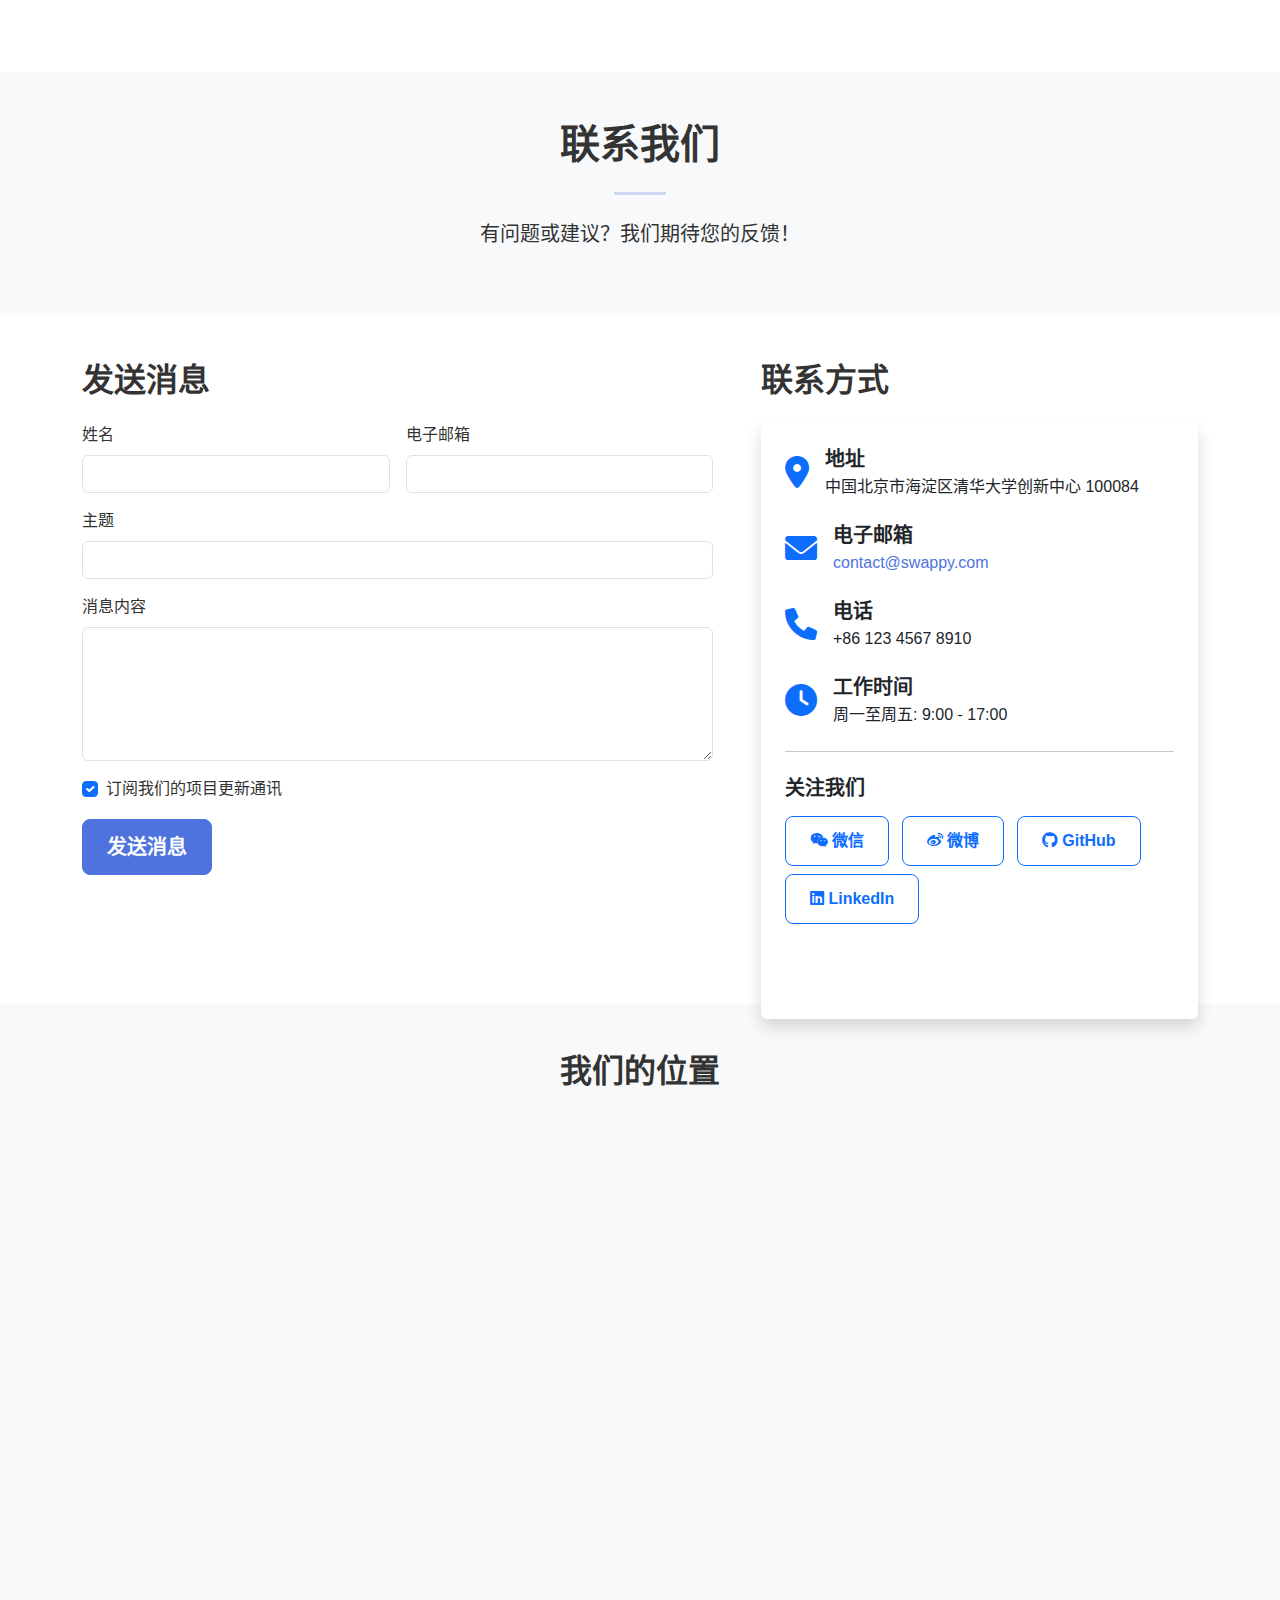
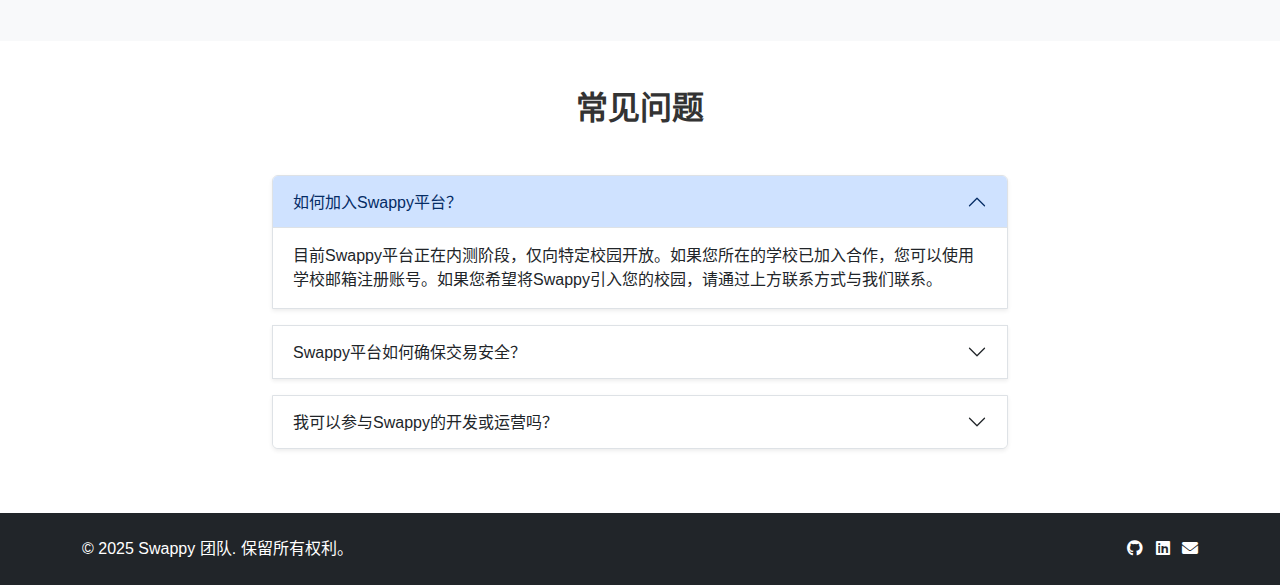
<file: contact.html>
<!DOCTYPE html>
<html lang="zh-CN">
<head>
    <meta charset="UTF-8">
    <meta name="viewport" content="width=device-width, initial-scale=1.0">
    <title>联系我们 - Swappy项目</title>
    <link rel="stylesheet" href="https://cdn.jsdelivr.net/npm/bootstrap@5.3.0/dist/css/bootstrap.min.css">
    <link rel="stylesheet" href="https://cdnjs.cloudflare.com/ajax/libs/font-awesome/6.0.0-beta3/css/all.min.css">
    <link rel="stylesheet" href="assets/css/style.css">
</head>
<body>
    <!-- 无障碍跳转链接 -->
    <a href="#main-content" class="visually-hidden-focusable">跳转到主要内容</a>

    <!-- 导航栏 -->
    <nav class="navbar navbar-expand-lg navbar-dark fixed-top" id="mainNav">
        <div class="container">
            <a class="navbar-brand" href="portfolio.html">Swappy项目</a>
            <button class="navbar-toggler" type="button" data-bs-toggle="collapse" data-bs-target="#navbarResponsive" aria-controls="navbarResponsive" aria-expanded="false" aria-label="切换导航">
                <i class="fas fa-bars ms-1"></i>
            </button>
            <div class="collapse navbar-collapse" id="navbarResponsive">
                <ul class="navbar-nav ms-auto py-4 py-lg-0">
                    <li class="nav-item"><a class="nav-link" href="portfolio.html">首页</a></li>
                    <li class="nav-item"><a class="nav-link" href="overview.html">项目概述</a></li>
                    <li class="nav-item"><a class="nav-link" href="research.html">用户研究</a></li>
                    <li class="nav-item"><a class="nav-link" href="implementation.html">实现</a></li>
                    <li class="nav-item"><a class="nav-link" href="prototype.html">原型</a></li>
                    <li class="nav-item"><a class="nav-link" href="iterations.html">迭代</a></li>
                    <li class="nav-item"><a class="nav-link" href="reflection.html">反思</a></li>
                    <li class="nav-item"><a class="nav-link" href="team.html">团队</a></li>
                    <li class="nav-item"><a class="nav-link active" href="contact.html">联系我们</a></li>
                </ul>
            </div>
        </div>
    </nav>

    <!-- 主要内容 -->
    <main id="main-content">
        <!-- 页面标题 -->
        <header class="py-5 bg-light" style="margin-top: 72px;">
            <div class="container">
                <div class="row justify-content-center">
                    <div class="col-lg-8 text-center">
                        <h1 class="fw-bold">联系我们</h1>
                        <hr class="divider" />
                        <p class="lead">有问题或建议？我们期待您的反馈！</p>
                    </div>
                </div>
            </div>
        </header>

        <!-- 联系信息 -->
        <section class="py-5">
            <div class="container">
                <div class="row g-5">
                    <!-- 联系表单 -->
                    <div class="col-lg-7">
                        <h2 class="mb-4">发送消息</h2>
                        <form id="contactForm" class="needs-validation" novalidate>
                            <div class="row g-3">
                                <div class="col-md-6">
                                    <label for="name" class="form-label">姓名</label>
                                    <input type="text" class="form-control" id="name" required aria-describedby="nameHelp">
                                    <div class="invalid-feedback">请输入您的姓名</div>
                                </div>
                                <div class="col-md-6">
                                    <label for="email" class="form-label">电子邮箱</label>
                                    <input type="email" class="form-control" id="email" required aria-describedby="emailHelp">
                                    <div class="invalid-feedback">请输入有效的电子邮箱地址</div>
                                </div>
                                <div class="col-12">
                                    <label for="subject" class="form-label">主题</label>
                                    <input type="text" class="form-control" id="subject" required>
                                    <div class="invalid-feedback">请输入消息主题</div>
                                </div>
                                <div class="col-12">
                                    <label for="message" class="form-label">消息内容</label>
                                    <textarea class="form-control" id="message" rows="5" required></textarea>
                                    <div class="invalid-feedback">请输入您的消息内容</div>
                                </div>
                                <div class="col-12">
                                    <div class="form-check">
                                        <input class="form-check-input" type="checkbox" id="newsletter" checked>
                                        <label class="form-check-label" for="newsletter">
                                            订阅我们的项目更新通讯
                                        </label>
                                    </div>
                                </div>
                                <div class="col-12">
                                    <button type="submit" class="btn btn-primary btn-lg">发送消息</button>
                                </div>
                            </div>
                        </form>
                    </div>
                    
                    <!-- 联系方式 -->
                    <div class="col-lg-5">
                        <h2 class="mb-4">联系方式</h2>
                        <div class="card border-0 shadow h-100">
                            <div class="card-body p-4">
                                <div class="d-flex align-items-center mb-4">
                                    <div class="flex-shrink-0">
                                        <i class="fas fa-map-marker-alt fa-2x text-primary"></i>
                                    </div>
                                    <div class="ms-3">
                                        <h5 class="mb-1">地址</h5>
                                        <p class="mb-0">中国北京市海淀区清华大学创新中心 100084</p>
                                    </div>
                                </div>
                                <div class="d-flex align-items-center mb-4">
                                    <div class="flex-shrink-0">
                                        <i class="fas fa-envelope fa-2x text-primary"></i>
                                    </div>
                                    <div class="ms-3">
                                        <h5 class="mb-1">电子邮箱</h5>
                                        <p class="mb-0">
                                            <a href="mailto:contact@swappy.com" class="text-decoration-none">contact@swappy.com</a>
                                        </p>
                                    </div>
                                </div>
                                <div class="d-flex align-items-center mb-4">
                                    <div class="flex-shrink-0">
                                        <i class="fas fa-phone fa-2x text-primary"></i>
                                    </div>
                                    <div class="ms-3">
                                        <h5 class="mb-1">电话</h5>
                                        <p class="mb-0">+86 123 4567 8910</p>
                                    </div>
                                </div>
                                <div class="d-flex align-items-center">
                                    <div class="flex-shrink-0">
                                        <i class="fas fa-clock fa-2x text-primary"></i>
                                    </div>
                                    <div class="ms-3">
                                        <h5 class="mb-1">工作时间</h5>
                                        <p class="mb-0">周一至周五: 9:00 - 17:00</p>
                                    </div>
                                </div>
                                
                                <hr class="my-4">
                                
                                <h5 class="mb-3">关注我们</h5>
                                <div class="social-links">
                                    <a href="#" class="btn btn-outline-primary me-2 mb-2" aria-label="微信">
                                        <i class="fab fa-weixin"></i> 微信
                                    </a>
                                    <a href="#" class="btn btn-outline-primary me-2 mb-2" aria-label="微博">
                                        <i class="fab fa-weibo"></i> 微博
                                    </a>
                                    <a href="https://github.com/CHUJUNGE/swappy" target="_blank" class="btn btn-outline-primary me-2 mb-2" aria-label="GitHub">
                                        <i class="fab fa-github"></i> GitHub
                                    </a>
                                    <a href="#" class="btn btn-outline-primary me-2 mb-2" aria-label="LinkedIn">
                                        <i class="fab fa-linkedin"></i> LinkedIn
                                    </a>
                                </div>
                            </div>
                        </div>
                    </div>
                </div>
            </div>
        </section>

        <!-- 地图 -->
        <section class="py-5 bg-light">
            <div class="container">
                <h2 class="text-center mb-4">我们的位置</h2>
                <div class="ratio ratio-21x9">
                    <iframe src="https://www.google.com/maps/embed?pb=!1m18!1m12!1m3!1d3021.9729445353513!2d116.32273867602652!3d40.00924447146429!2m3!1f0!2f0!3f0!3m2!1i1024!2i768!4f13.1!3m3!1m2!1s0x35f05147ae2b5fe7%3A0x93ef3c4c7c32eea0!2z5riF5Y2O5aSn5a2m!5e0!3m2!1szh-CN!2scn!4v1686489231234!5m2!1szh-CN!2scn" 
                        width="600" height="450" style="border:0;" allowfullscreen="" loading="lazy" referrerpolicy="no-referrer-when-downgrade" title="Swappy项目位置地图"></iframe>
                </div>
            </div>
        </section>

        <!-- 常见问题 -->
        <section class="py-5">
            <div class="container">
                <h2 class="text-center mb-5">常见问题</h2>
                <div class="row justify-content-center">
                    <div class="col-lg-8">
                        <div class="accordion" id="faqAccordion">
                            <div class="accordion-item border mb-3 shadow-sm">
                                <h3 class="accordion-header" id="headingOne">
                                    <button class="accordion-button" type="button" data-bs-toggle="collapse" data-bs-target="#collapseOne" aria-expanded="true" aria-controls="collapseOne">
                                        如何加入Swappy平台？
                                    </button>
                                </h3>
                                <div id="collapseOne" class="accordion-collapse collapse show" aria-labelledby="headingOne" data-bs-parent="#faqAccordion">
                                    <div class="accordion-body">
                                        目前Swappy平台正在内测阶段，仅向特定校园开放。如果您所在的学校已加入合作，您可以使用学校邮箱注册账号。如果您希望将Swappy引入您的校园，请通过上方联系方式与我们联系。
                                    </div>
                                </div>
                            </div>
                            <div class="accordion-item border mb-3 shadow-sm">
                                <h3 class="accordion-header" id="headingTwo">
                                    <button class="accordion-button collapsed" type="button" data-bs-toggle="collapse" data-bs-target="#collapseTwo" aria-expanded="false" aria-controls="collapseTwo">
                                        Swappy平台如何确保交易安全？
                                    </button>
                                </h3>
                                <div id="collapseTwo" class="accordion-collapse collapse" aria-labelledby="headingTwo" data-bs-parent="#faqAccordion">
                                    <div class="accordion-body">
                                        我们通过多种方式确保交易安全：用户实名认证、交易评价系统、校园内面对面交换，以及平台客服介入解决纠纷。此外，我们还提供交易保障政策，对于不符合描述的物品可以申请退换。
                                    </div>
                                </div>
                            </div>
                            <div class="accordion-item border mb-3 shadow-sm">
                                <h3 class="accordion-header" id="headingThree">
                                    <button class="accordion-button collapsed" type="button" data-bs-toggle="collapse" data-bs-target="#collapseThree" aria-expanded="false" aria-controls="collapseThree">
                                        我可以参与Swappy的开发或运营吗？
                                    </button>
                                </h3>
                                <div id="collapseThree" class="accordion-collapse collapse" aria-labelledby="headingThree" data-bs-parent="#faqAccordion">
                                    <div class="accordion-body">
                                        当然可以！我们欢迎各类人才加入Swappy团队。如果您有技术、设计、运营或市场推广方面的经验，请发送您的简历到 <a href="mailto:join@swappy.com">join@swappy.com</a>。我们也欢迎志愿者参与平台的推广和活动组织。
                                    </div>
                                </div>
                            </div>
                        </div>
                    </div>
                </div>
            </div>
        </section>

        <!-- 页脚 -->
        <footer class="py-4 bg-dark text-white">
            <div class="container">
                <div class="row align-items-center">
                    <div class="col-md-6 text-center text-md-start">
                        <p class="mb-0">&copy; 2025 Swappy 团队. 保留所有权利。</p>
                    </div>
                    <div class="col-md-6 text-center text-md-end">
                        <ul class="list-inline mb-0">
                            <li class="list-inline-item"><a href="https://github.com/CHUJUNGE/swappy" target="_blank" class="text-white" aria-label="GitHub"><i class="fab fa-github"></i></a></li>
                            <li class="list-inline-item"><a href="#" class="text-white" aria-label="LinkedIn"><i class="fab fa-linkedin"></i></a></li>
                            <li class="list-inline-item"><a href="mailto:contact@swappy.com" class="text-white" aria-label="Email"><i class="fas fa-envelope"></i></a></li>
                        </ul>
                    </div>
                </div>
            </div>
        </footer>
    </main>

    <!-- 脚本 -->
    <script src="https://cdn.jsdelivr.net/npm/bootstrap@5.3.0/dist/js/bootstrap.bundle.min.js"></script>
    <script src="assets/js/main.js"></script>
    <script>
        // 表单验证
        (function() {
            'use strict';
            var forms = document.querySelectorAll('.needs-validation');
            Array.prototype.slice.call(forms).forEach(function(form) {
                form.addEventListener('submit', function(event) {
                    if (!form.checkValidity()) {
                        event.preventDefault();
                        event.stopPropagation();
                    } else {
                        event.preventDefault();
                        alert('感谢您的留言！我们将尽快回复。');
                        form.reset();
                    }
                    form.classList.add('was-validated');
                }, false);
            });
        })();
    </script>
</body>
</html>
</file>
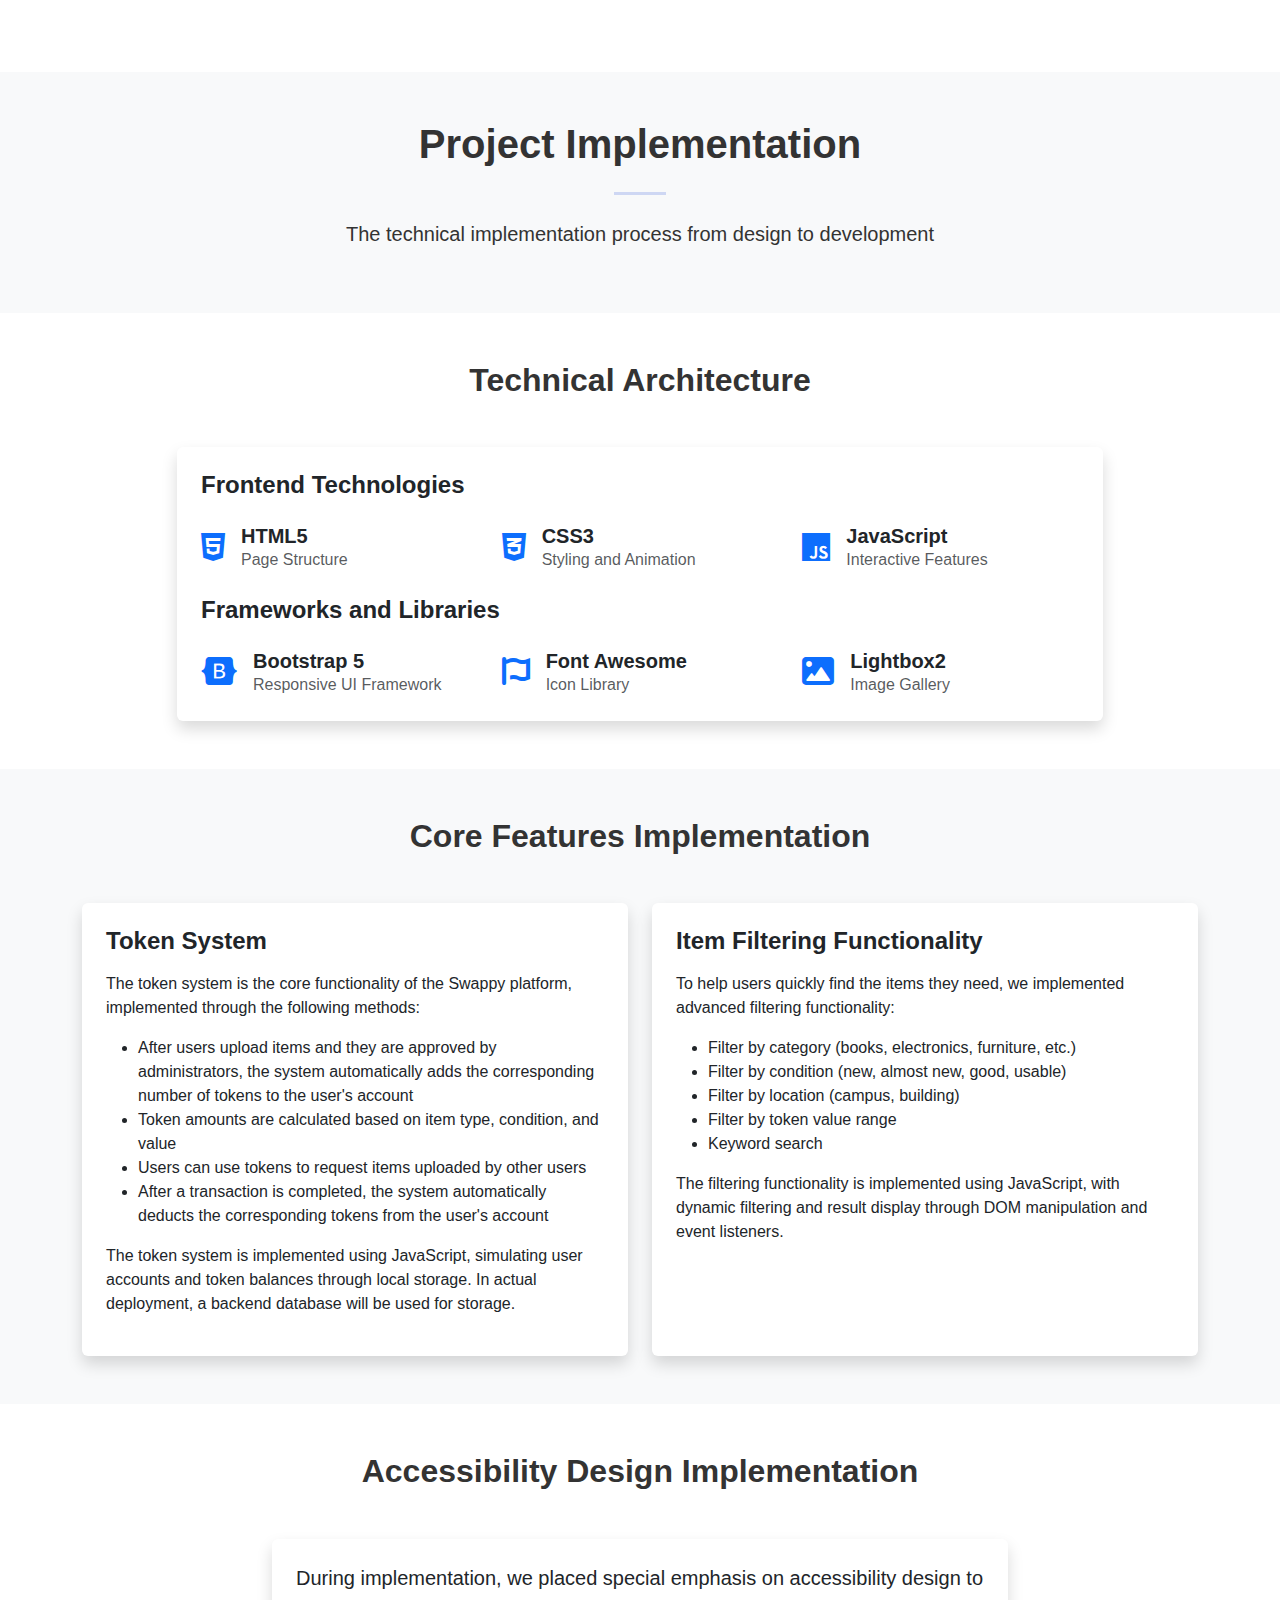
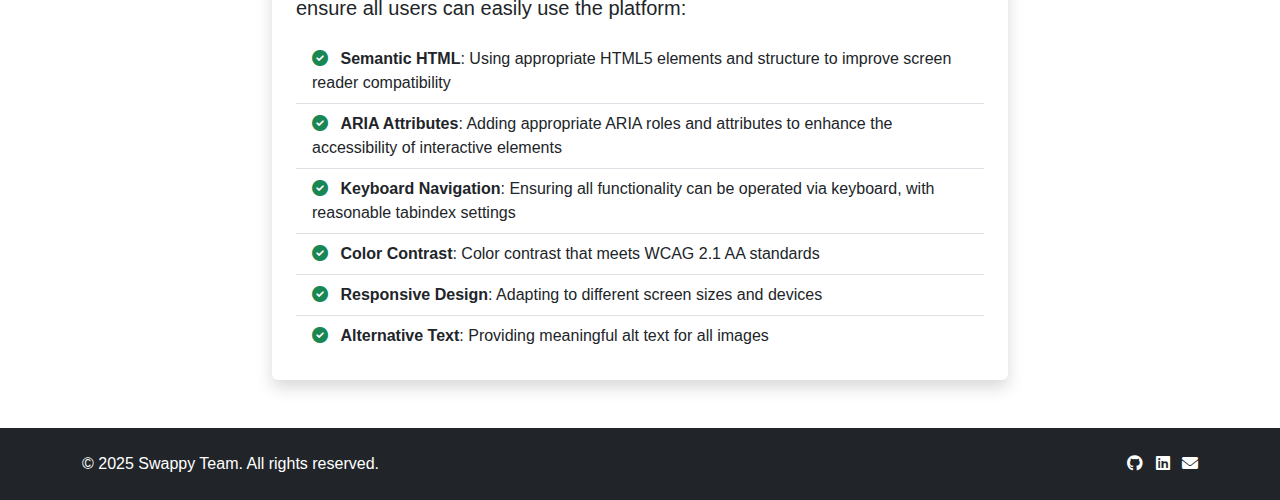
<file: implementation.html>
<!DOCTYPE html>
<html lang="en">
<head>
    <meta charset="UTF-8">
    <meta name="viewport" content="width=device-width, initial-scale=1.0">
    <title>Implementation - Swappy Project</title>
    <link rel="stylesheet" href="https://cdn.jsdelivr.net/npm/bootstrap@5.3.0/dist/css/bootstrap.min.css">
    <link rel="stylesheet" href="https://cdnjs.cloudflare.com/ajax/libs/font-awesome/6.0.0-beta3/css/all.min.css">
    <link rel="stylesheet" href="assets/css/style.css">
</head>
<body>
    <!-- Accessibility skip link -->
    <a href="#main-content" class="visually-hidden-focusable">Skip to main content</a>

    <!-- Navigation -->
    <nav class="navbar navbar-expand-lg navbar-dark fixed-top" id="mainNav">
        <div class="container">
            <a class="navbar-brand" href="portfolio.html">Swappy Project</a>
            <button class="navbar-toggler" type="button" data-bs-toggle="collapse" data-bs-target="#navbarResponsive">
                <i class="fas fa-bars ms-1"></i>
            </button>
            <div class="collapse navbar-collapse" id="navbarResponsive">
                <ul class="navbar-nav ms-auto py-4 py-lg-0">
                    <li class="nav-item"><a class="nav-link" href="portfolio.html">Home</a></li>
                    <li class="nav-item"><a class="nav-link" href="overview.html">Overview</a></li>
                    <li class="nav-item"><a class="nav-link" href="research.html">Research</a></li>
                    <li class="nav-item"><a class="nav-link active" href="implementation.html">Implementation</a></li>
                    <li class="nav-item"><a class="nav-link" href="prototype.html">Prototype</a></li>
                    <li class="nav-item"><a class="nav-link" href="iterations.html">Iterations</a></li>
                    <li class="nav-item"><a class="nav-link" href="reflection.html">Reflection</a></li>
                    <li class="nav-item"><a class="nav-link" href="team.html">Team</a></li>
                </ul>
            </div>
        </div>
    </nav>

    <!-- Main Content -->
    <main id="main-content">
        <!-- Page Title -->
        <header class="py-5 bg-light" style="margin-top: 72px;">
            <div class="container">
                <div class="row justify-content-center">
                    <div class="col-lg-8 text-center">
                        <h1 class="fw-bold">Project Implementation</h1>
                        <hr class="divider" />
                        <p class="lead">The technical implementation process from design to development</p>
                    </div>
                </div>
            </div>
        </header>

        <!-- Technical Architecture -->
        <section class="py-5">
            <div class="container">
                <h2 class="text-center mb-5">Technical Architecture</h2>
                <div class="row justify-content-center">
                    <div class="col-lg-10">
                        <div class="card border-0 shadow">
                            <div class="card-body p-4">
                                <h4 class="mb-4">Frontend Technologies</h4>
                                <div class="row g-4 mb-4">
                                    <div class="col-md-4">
                                        <div class="d-flex align-items-center">
                                            <div class="me-3">
                                                <i class="fab fa-html5 fa-2x text-primary"></i>
                                            </div>
                                            <div>
                                                <h5 class="mb-0">HTML5</h5>
                                                <p class="mb-0 text-muted">Page Structure</p>
                                            </div>
                                        </div>
                                    </div>
                                    <div class="col-md-4">
                                        <div class="d-flex align-items-center">
                                            <div class="me-3">
                                                <i class="fab fa-css3-alt fa-2x text-primary"></i>
                                            </div>
                                            <div>
                                                <h5 class="mb-0">CSS3</h5>
                                                <p class="mb-0 text-muted">Styling and Animation</p>
                                            </div>
                                        </div>
                                    </div>
                                    <div class="col-md-4">
                                        <div class="d-flex align-items-center">
                                            <div class="me-3">
                                                <i class="fab fa-js fa-2x text-primary"></i>
                                            </div>
                                            <div>
                                                <h5 class="mb-0">JavaScript</h5>
                                                <p class="mb-0 text-muted">Interactive Features</p>
                                            </div>
                                        </div>
                                    </div>
                                </div>
                                
                                <h4 class="mb-4">Frameworks and Libraries</h4>
                                <div class="row g-4">
                                    <div class="col-md-4">
                                        <div class="d-flex align-items-center">
                                            <div class="me-3">
                                                <i class="fab fa-bootstrap fa-2x text-primary"></i>
                                            </div>
                                            <div>
                                                <h5 class="mb-0">Bootstrap 5</h5>
                                                <p class="mb-0 text-muted">Responsive UI Framework</p>
                                            </div>
                                        </div>
                                    </div>
                                    <div class="col-md-4">
                                        <div class="d-flex align-items-center">
                                            <div class="me-3">
                                                <i class="fab fa-font-awesome fa-2x text-primary"></i>
                                            </div>
                                            <div>
                                                <h5 class="mb-0">Font Awesome</h5>
                                                <p class="mb-0 text-muted">Icon Library</p>
                                            </div>
                                        </div>
                                    </div>
                                    <div class="col-md-4">
                                        <div class="d-flex align-items-center">
                                            <div class="me-3">
                                                <i class="fas fa-image fa-2x text-primary"></i>
                                            </div>
                                            <div>
                                                <h5 class="mb-0">Lightbox2</h5>
                                                <p class="mb-0 text-muted">Image Gallery</p>
                                            </div>
                                        </div>
                                    </div>
                                </div>
                            </div>
                        </div>
                    </div>
                </div>
            </div>
        </section>

        <!-- Core Features Implementation -->
        <section class="py-5 bg-light">
            <div class="container">
                <h2 class="text-center mb-5">Core Features Implementation</h2>
                <div class="row g-4">
                    <div class="col-lg-6">
                        <div class="card h-100 border-0 shadow">
                            <div class="card-body p-4">
                                <h4 class="mb-3">Token System</h4>
                                <p>The token system is the core functionality of the Swappy platform, implemented through the following methods:</p>
                                <ul>
                                    <li>After users upload items and they are approved by administrators, the system automatically adds the corresponding number of tokens to the user's account</li>
                                    <li>Token amounts are calculated based on item type, condition, and value</li>
                                    <li>Users can use tokens to request items uploaded by other users</li>
                                    <li>After a transaction is completed, the system automatically deducts the corresponding tokens from the user's account</li>
                                </ul>
                                <p>The token system is implemented using JavaScript, simulating user accounts and token balances through local storage. In actual deployment, a backend database will be used for storage.</p>
                            </div>
                        </div>
                    </div>
                    <div class="col-lg-6">
                        <div class="card h-100 border-0 shadow">
                            <div class="card-body p-4">
                                <h4 class="mb-3">Item Filtering Functionality</h4>
                                <p>To help users quickly find the items they need, we implemented advanced filtering functionality:</p>
                                <ul>
                                    <li>Filter by category (books, electronics, furniture, etc.)</li>
                                    <li>Filter by condition (new, almost new, good, usable)</li>
                                    <li>Filter by location (campus, building)</li>
                                    <li>Filter by token value range</li>
                                    <li>Keyword search</li>
                                </ul>
                                <p>The filtering functionality is implemented using JavaScript, with dynamic filtering and result display through DOM manipulation and event listeners.</p>
                            </div>
                        </div>
                    </div>
                </div>
            </div>
        </section>

        <!-- Accessibility Design -->
        <section class="py-5">
            <div class="container">
                <h2 class="text-center mb-5">Accessibility Design Implementation</h2>
                <div class="row justify-content-center">
                    <div class="col-lg-8">
                        <div class="card border-0 shadow">
                            <div class="card-body p-4">
                                <p class="lead">During implementation, we placed special emphasis on accessibility design to ensure all users can easily use the platform:</p>
                                <ul class="list-group list-group-flush">
                                    <li class="list-group-item bg-transparent">
                                        <i class="fas fa-check-circle text-success me-2"></i>
                                        <strong>Semantic HTML</strong>: Using appropriate HTML5 elements and structure to improve screen reader compatibility
                                    </li>
                                    <li class="list-group-item bg-transparent">
                                        <i class="fas fa-check-circle text-success me-2"></i>
                                        <strong>ARIA Attributes</strong>: Adding appropriate ARIA roles and attributes to enhance the accessibility of interactive elements
                                    </li>
                                    <li class="list-group-item bg-transparent">
                                        <i class="fas fa-check-circle text-success me-2"></i>
                                        <strong>Keyboard Navigation</strong>: Ensuring all functionality can be operated via keyboard, with reasonable tabindex settings
                                    </li>
                                    <li class="list-group-item bg-transparent">
                                        <i class="fas fa-check-circle text-success me-2"></i>
                                        <strong>Color Contrast</strong>: Color contrast that meets WCAG 2.1 AA standards
                                    </li>
                                    <li class="list-group-item bg-transparent">
                                        <i class="fas fa-check-circle text-success me-2"></i>
                                        <strong>Responsive Design</strong>: Adapting to different screen sizes and devices
                                    </li>
                                    <li class="list-group-item bg-transparent">
                                        <i class="fas fa-check-circle text-success me-2"></i>
                                        <strong>Alternative Text</strong>: Providing meaningful alt text for all images
                                    </li>
                                </ul>
                            </div>
                        </div>
                    </div>
                </div>
            </div>
        </section>

        <!-- Footer -->
        <footer class="py-4 bg-dark text-white">
            <div class="container">
                <div class="row align-items-center">
                    <div class="col-md-6 text-center text-md-start">
                        <p class="mb-0">&copy; 2025 Swappy Team. All rights reserved.</p>
                    </div>
                    <div class="col-md-6 text-center text-md-end">
                        <ul class="list-inline mb-0">
                            <li class="list-inline-item"><a href="https://github.com/CHUJUNGE/swappy" target="_blank" class="text-white"><i class="fab fa-github"></i></a></li>
                            <li class="list-inline-item"><a href="#" class="text-white"><i class="fab fa-linkedin"></i></a></li>
                            <li class="list-inline-item"><a href="mailto:contact@swappy.com" class="text-white"><i class="fas fa-envelope"></i></a></li>
                        </ul>
                    </div>
                </div>
            </div>
        </footer>
    </main>

    <!-- Scripts -->
    <script src="https://cdn.jsdelivr.net/npm/bootstrap@5.3.0/dist/js/bootstrap.bundle.min.js"></script>
    <script src="assets/js/main.js"></script>
</body>
</html>
</file>
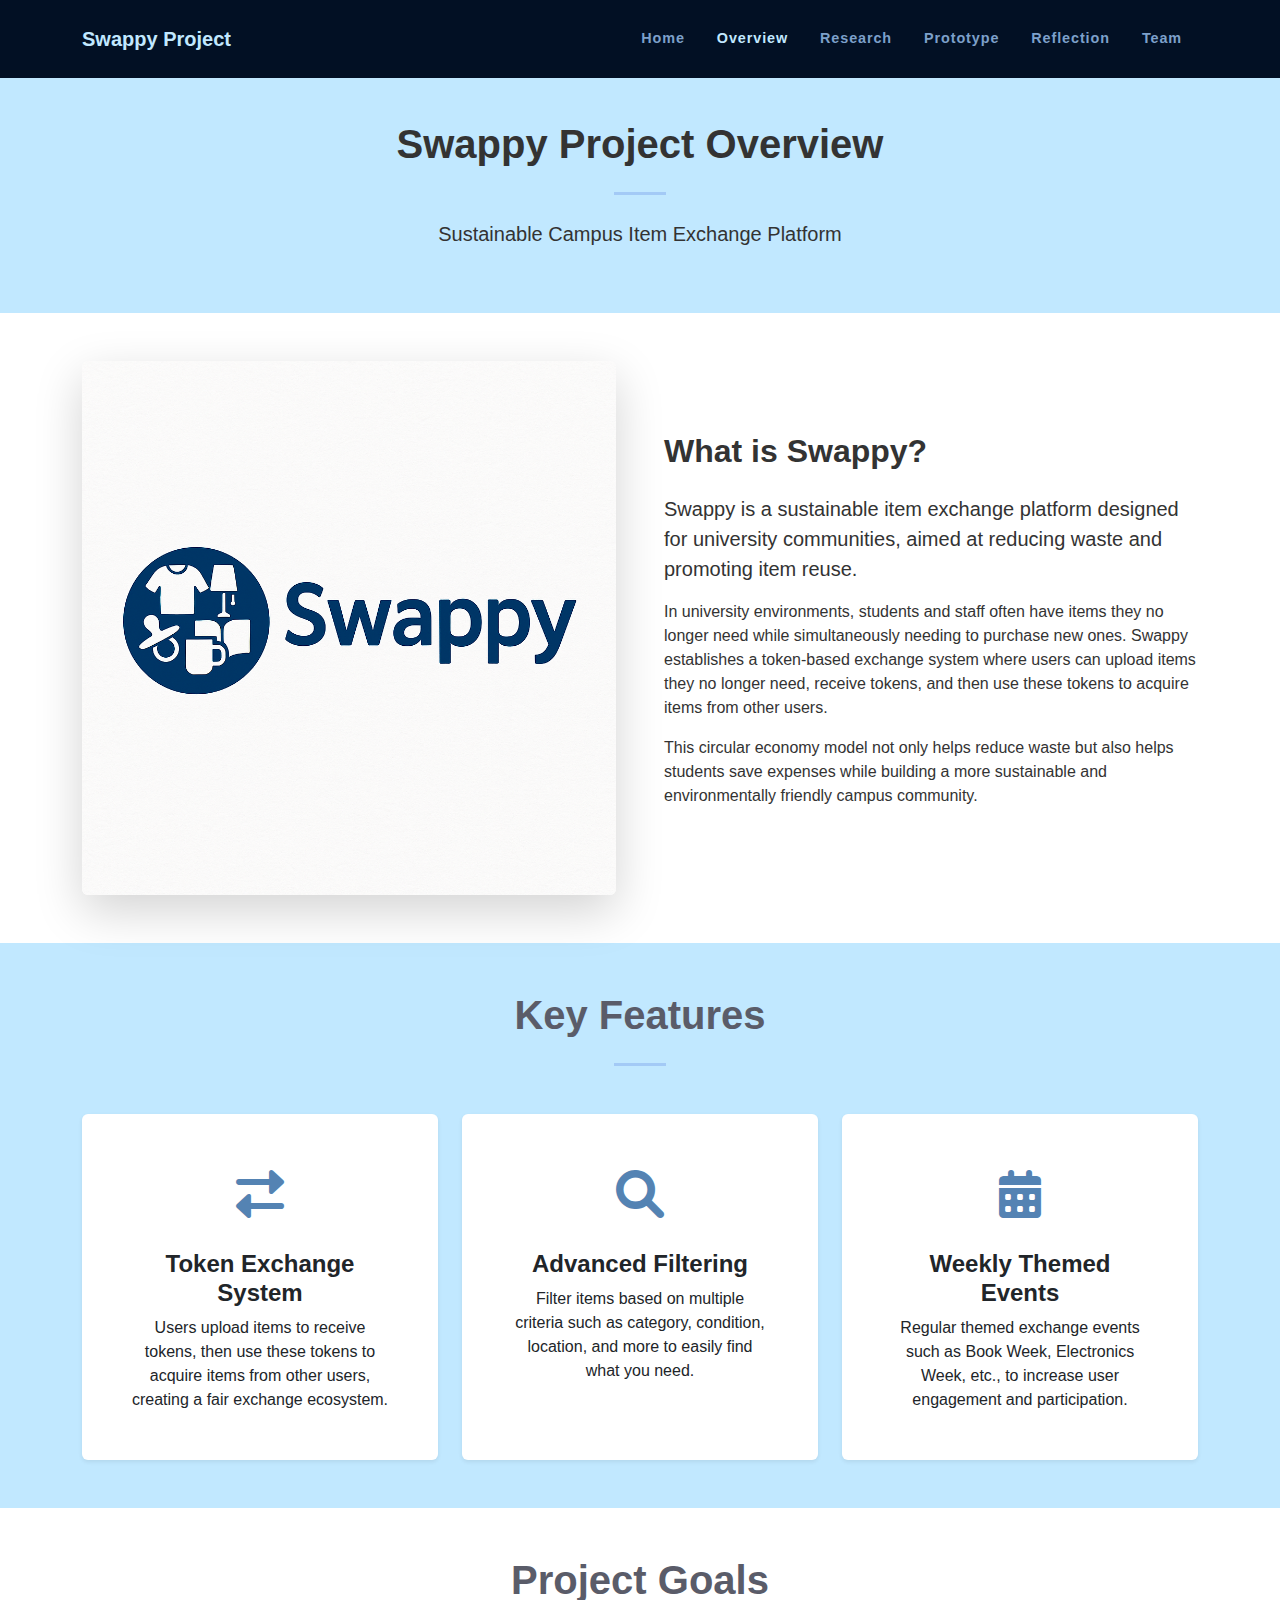
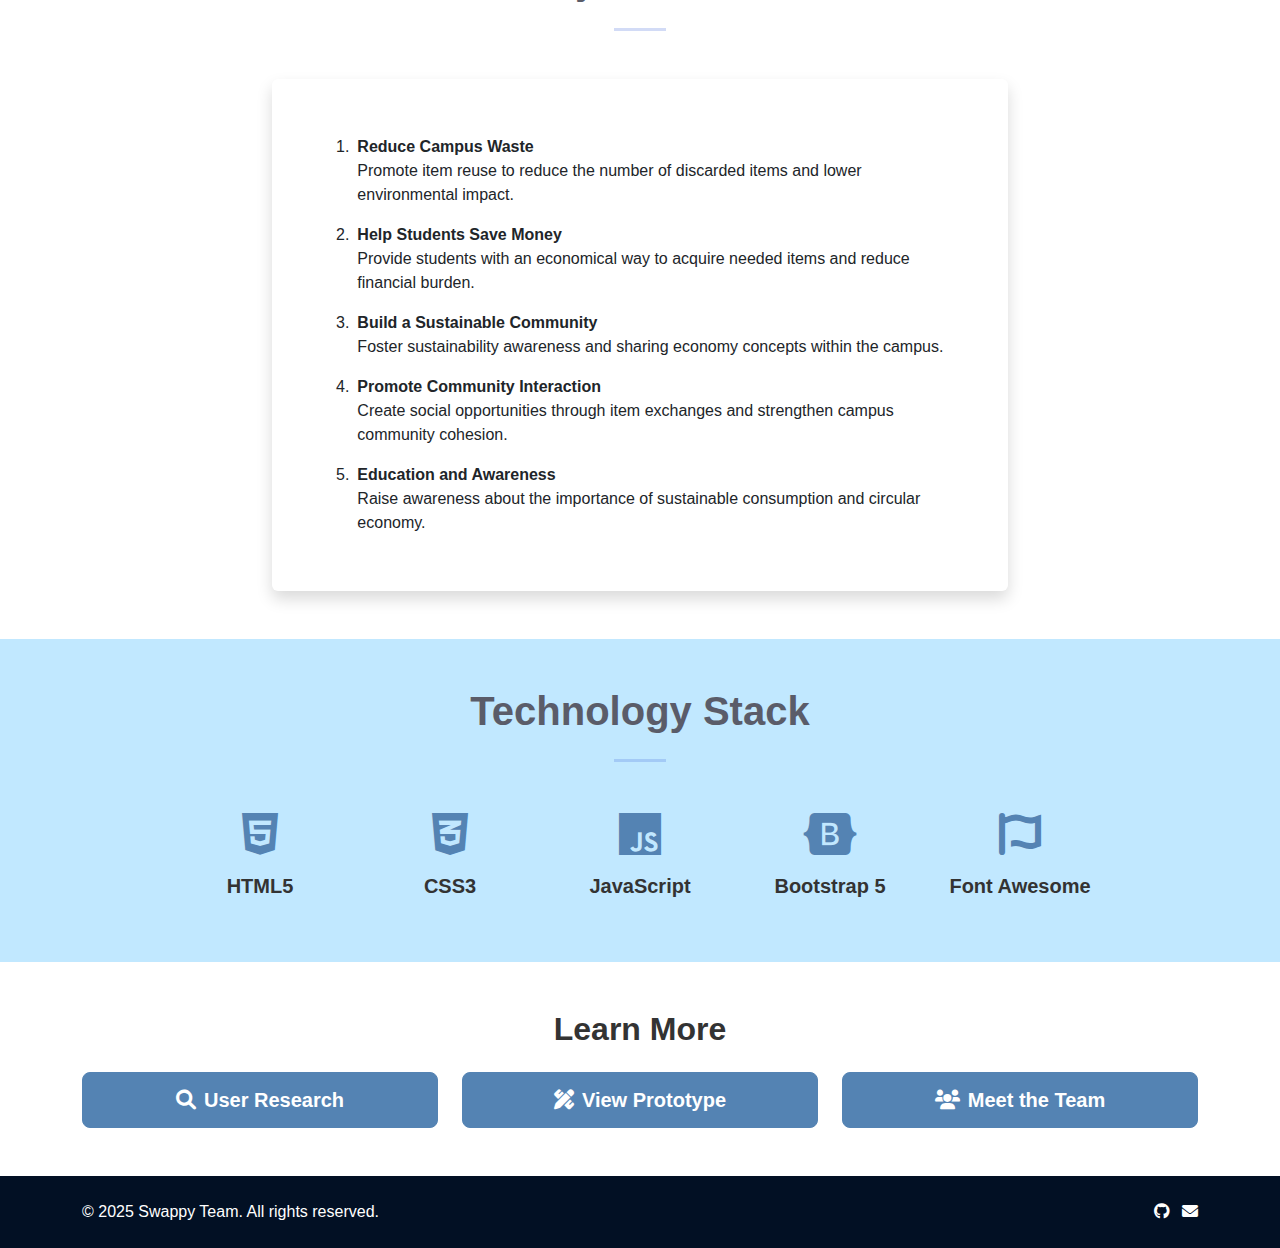
<file: overview.html>
<!DOCTYPE html>
<html lang="en">
<head>
    <meta charset="UTF-8">
    <meta name="viewport" content="width=device-width, initial-scale=1.0">
    <title>Swappy Project Overview - Sustainable Exchange Platform</title>
    <link rel="stylesheet" href="https://cdn.jsdelivr.net/npm/bootstrap@5.3.0/dist/css/bootstrap.min.css">
    <link rel="stylesheet" href="https://cdnjs.cloudflare.com/ajax/libs/font-awesome/6.0.0-beta3/css/all.min.css">
    <link rel="stylesheet" href="assets/css/style.css">
    <link rel="stylesheet" href="assets/css/custom-colors.css">
    <!-- Open Graph Meta Tags -->
    <meta property="og:title" content="Swappy Project Overview - Sustainable Exchange Platform">
    <meta property="og:description" content="Swappy is a sustainable item exchange platform designed for university communities">
    <meta property="og:image" content="assets/images/project-overview.jpg">
    <meta property="og:url" content="https://chujunge.github.io/swappy-portfolio/overview.html">
</head>
<body>
    <!-- Accessibility skip link -->
    <a href="#main-content" class="visually-hidden-focusable">Skip to main content</a>

    <!-- Navigation -->
    <nav class="navbar navbar-expand-lg navbar-dark fixed-top" id="mainNav">
        <div class="container">
            <a class="navbar-brand" href="portfolio.html">
                Swappy Project
            </a>
            <button class="navbar-toggler" type="button" data-bs-toggle="collapse" data-bs-target="#navbarResponsive" aria-controls="navbarResponsive" aria-expanded="false" aria-label="Toggle navigation">
                <i class="fas fa-bars ms-1"></i>
            </button>
            <div class="collapse navbar-collapse" id="navbarResponsive">
                <ul class="navbar-nav ms-auto py-4 py-lg-0">
                    <li class="nav-item"><a class="nav-link" href="portfolio.html">Home</a></li>
                    <li class="nav-item"><a class="nav-link active" href="overview.html">Overview</a></li>
                    <li class="nav-item"><a class="nav-link" href="research.html">Research</a></li>
                    <li class="nav-item"><a class="nav-link" href="prototype.html">Prototype</a></li>
                    <li class="nav-item"><a class="nav-link" href="reflection.html">Reflection</a></li>
                    <li class="nav-item"><a class="nav-link" href="team.html">Team</a></li>
                </ul>
            </div>
        </div>
    </nav>

    <!-- Main Content -->
    <main id="main-content">
        <!-- Page Title -->
        <header class="py-5 bg-light" style="margin-top: 72px;">
            <div class="container">
                <div class="row justify-content-center">
                    <div class="col-lg-8 text-center">
                        <h1 class="fw-bold">Swappy Project Overview</h1>
                        <hr class="divider" />
                        <p class="lead">Sustainable Campus Item Exchange Platform</p>
                    </div>
                </div>
            </div>
        </header>

        <!-- Project Introduction -->
        <section class="py-5">
            <div class="container">
                <div class="row gx-5 align-items-center">
                    <div class="col-lg-6">
                        <img src="assets/images/logo.png" alt="Swappy Logo" class="img-fluid rounded shadow-lg">
                    </div>
                    <div class="col-lg-6">
                        <h2 class="mb-4">What is Swappy?</h2>
                        <p class="lead">Swappy is a sustainable item exchange platform designed for university communities, aimed at reducing waste and promoting item reuse.</p>
                        <p>In university environments, students and staff often have items they no longer need while simultaneously needing to purchase new ones. Swappy establishes a token-based exchange system where users can upload items they no longer need, receive tokens, and then use these tokens to acquire items from other users.</p>
                        <p>This circular economy model not only helps reduce waste but also helps students save expenses while building a more sustainable and environmentally friendly campus community.</p>
                    </div>
                </div>
            </div>
        </section>

        <!-- Key Features -->
        <section class="py-5 bg-light">
            <div class="container">
                <div class="text-center mb-5">
                    <h2 class="section-heading">Key Features</h2>
                    <hr class="divider" />
                </div>
                <div class="row g-4">
                    <div class="col-md-4">
                        <div class="card h-100 border-0 shadow-sm">
                            <div class="card-body text-center p-5">
                                <div class="feature-icon mb-4">
                                    <i class="fas fa-exchange-alt fa-3x text-primary"></i>
                                </div>
                                <h4 class="card-title">Token Exchange System</h4>
                                <p class="card-text">Users upload items to receive tokens, then use these tokens to acquire items from other users, creating a fair exchange ecosystem.</p>
                            </div>
                        </div>
                    </div>
                    <div class="col-md-4">
                        <div class="card h-100 border-0 shadow-sm">
                            <div class="card-body text-center p-5">
                                <div class="feature-icon mb-4">
                                    <i class="fas fa-search fa-3x text-primary"></i>
                                </div>
                                <h4 class="card-title">Advanced Filtering</h4>
                                <p class="card-text">Filter items based on multiple criteria such as category, condition, location, and more to easily find what you need.</p>
                            </div>
                        </div>
                    </div>
                    <div class="col-md-4">
                        <div class="card h-100 border-0 shadow-sm">
                            <div class="card-body text-center p-5">
                                <div class="feature-icon mb-4">
                                    <i class="fas fa-calendar-alt fa-3x text-primary"></i>
                                </div>
                                <h4 class="card-title">Weekly Themed Events</h4>
                                <p class="card-text">Regular themed exchange events such as Book Week, Electronics Week, etc., to increase user engagement and participation.</p>
                            </div>
                        </div>
                    </div>
                </div>
            </div>
        </section>

        <!-- Project Goals -->
        <section class="py-5">
            <div class="container">
                <div class="text-center mb-5">
                    <h2 class="section-heading">Project Goals</h2>
                    <hr class="divider" />
                </div>
                <div class="row">
                    <div class="col-lg-8 mx-auto">
                        <div class="card border-0 shadow">
                            <div class="card-body p-5">
                                <ol class="list-group list-group-numbered">
                                    <li class="list-group-item border-0 d-flex justify-content-between align-items-start">
                                        <div class="ms-2 me-auto">
                                            <div class="fw-bold">Reduce Campus Waste</div>
                                            Promote item reuse to reduce the number of discarded items and lower environmental impact.
                                        </div>
                                    </li>
                                    <li class="list-group-item border-0 d-flex justify-content-between align-items-start">
                                        <div class="ms-2 me-auto">
                                            <div class="fw-bold">Help Students Save Money</div>
                                            Provide students with an economical way to acquire needed items and reduce financial burden.
                                        </div>
                                    </li>
                                    <li class="list-group-item border-0 d-flex justify-content-between align-items-start">
                                        <div class="ms-2 me-auto">
                                            <div class="fw-bold">Build a Sustainable Community</div>
                                            Foster sustainability awareness and sharing economy concepts within the campus.
                                        </div>
                                    </li>
                                    <li class="list-group-item border-0 d-flex justify-content-between align-items-start">
                                        <div class="ms-2 me-auto">
                                            <div class="fw-bold">Promote Community Interaction</div>
                                            Create social opportunities through item exchanges and strengthen campus community cohesion.
                                        </div>
                                    </li>
                                    <li class="list-group-item border-0 d-flex justify-content-between align-items-start">
                                        <div class="ms-2 me-auto">
                                            <div class="fw-bold">Education and Awareness</div>
                                            Raise awareness about the importance of sustainable consumption and circular economy.
                                        </div>
                                    </li>
                                </ol>
                            </div>
                        </div>
                    </div>
                </div>
            </div>
        </section>

        <!-- Technology Stack -->
        <section class="py-5 bg-light">
            <div class="container">
                <div class="text-center mb-5">
                    <h2 class="section-heading">Technology Stack</h2>
                    <hr class="divider" />
                </div>
                <div class="row g-4 justify-content-center">
                    <div class="col-md-2 col-4">
                        <div class="text-center tech-icon">
                            <i class="fab fa-html5 fa-3x text-primary"></i>
                            <h5 class="mt-2">HTML5</h5>
                        </div>
                    </div>
                    <div class="col-md-2 col-4">
                        <div class="text-center tech-icon">
                            <i class="fab fa-css3-alt fa-3x text-primary"></i>
                            <h5 class="mt-2">CSS3</h5>
                        </div>
                    </div>
                    <div class="col-md-2 col-4">
                        <div class="text-center tech-icon">
                            <i class="fab fa-js fa-3x text-primary"></i>
                            <h5 class="mt-2">JavaScript</h5>
                        </div>
                    </div>
                    <div class="col-md-2 col-4">
                        <div class="text-center tech-icon">
                            <i class="fab fa-bootstrap fa-3x text-primary"></i>
                            <h5 class="mt-2">Bootstrap 5</h5>
                        </div>
                    </div>
                    <div class="col-md-2 col-4">
                        <div class="text-center tech-icon">
                            <i class="fab fa-font-awesome fa-3x text-primary"></i>
                            <h5 class="mt-2">Font Awesome</h5>
                        </div>
                    </div>
                </div>
            </div>
        </section>

        <!-- Next Steps Links -->
        <section class="py-5">
            <div class="container text-center">
                <h2 class="mb-4">Learn More</h2>
                <div class="row g-4 justify-content-center">
                    <div class="col-md-4">
                        <a href="research.html" class="btn btn-primary btn-lg w-100">
                            <i class="fas fa-search me-2"></i>User Research
                        </a>
                    </div>
                    <div class="col-md-4">
                        <a href="prototype.html" class="btn btn-primary btn-lg w-100">
                            <i class="fas fa-pencil-ruler me-2"></i>View Prototype
                        </a>
                    </div>
                    <div class="col-md-4">
                        <a href="team.html" class="btn btn-primary btn-lg w-100">
                            <i class="fas fa-users me-2"></i>Meet the Team
                        </a>
                    </div>
                </div>
            </div>
        </section>
    </main>

    <!-- Footer -->
    <footer class="py-4 bg-dark text-white">
        <div class="container">
            <div class="row align-items-center">
                <div class="col-md-6 text-center text-md-start">
                    <p class="mb-0">&copy; 2025 Swappy Team. All rights reserved.</p>
                </div>
                <div class="col-md-6 text-center text-md-end">
                    <ul class="list-inline mb-0">
                        <li class="list-inline-item"><a href="https://github.com/CHUJUNGE/swappy" target="_blank" class="text-white" aria-label="GitHub"><i class="fab fa-github"></i></a></li>
                        <li class="list-inline-item"><a href="mailto:chujung@student.unimelb.edu.au" class="text-white" aria-label="Email"><i class="fas fa-envelope"></i></a></li>
                    </ul>
                </div>
            </div>
        </div>
    </footer>

    <!-- Scripts -->
    <script src="https://cdn.jsdelivr.net/npm/bootstrap@5.3.0/dist/js/bootstrap.bundle.min.js"></script>
    <script src="assets/js/main.js"></script>
</body>
</html>
</file>
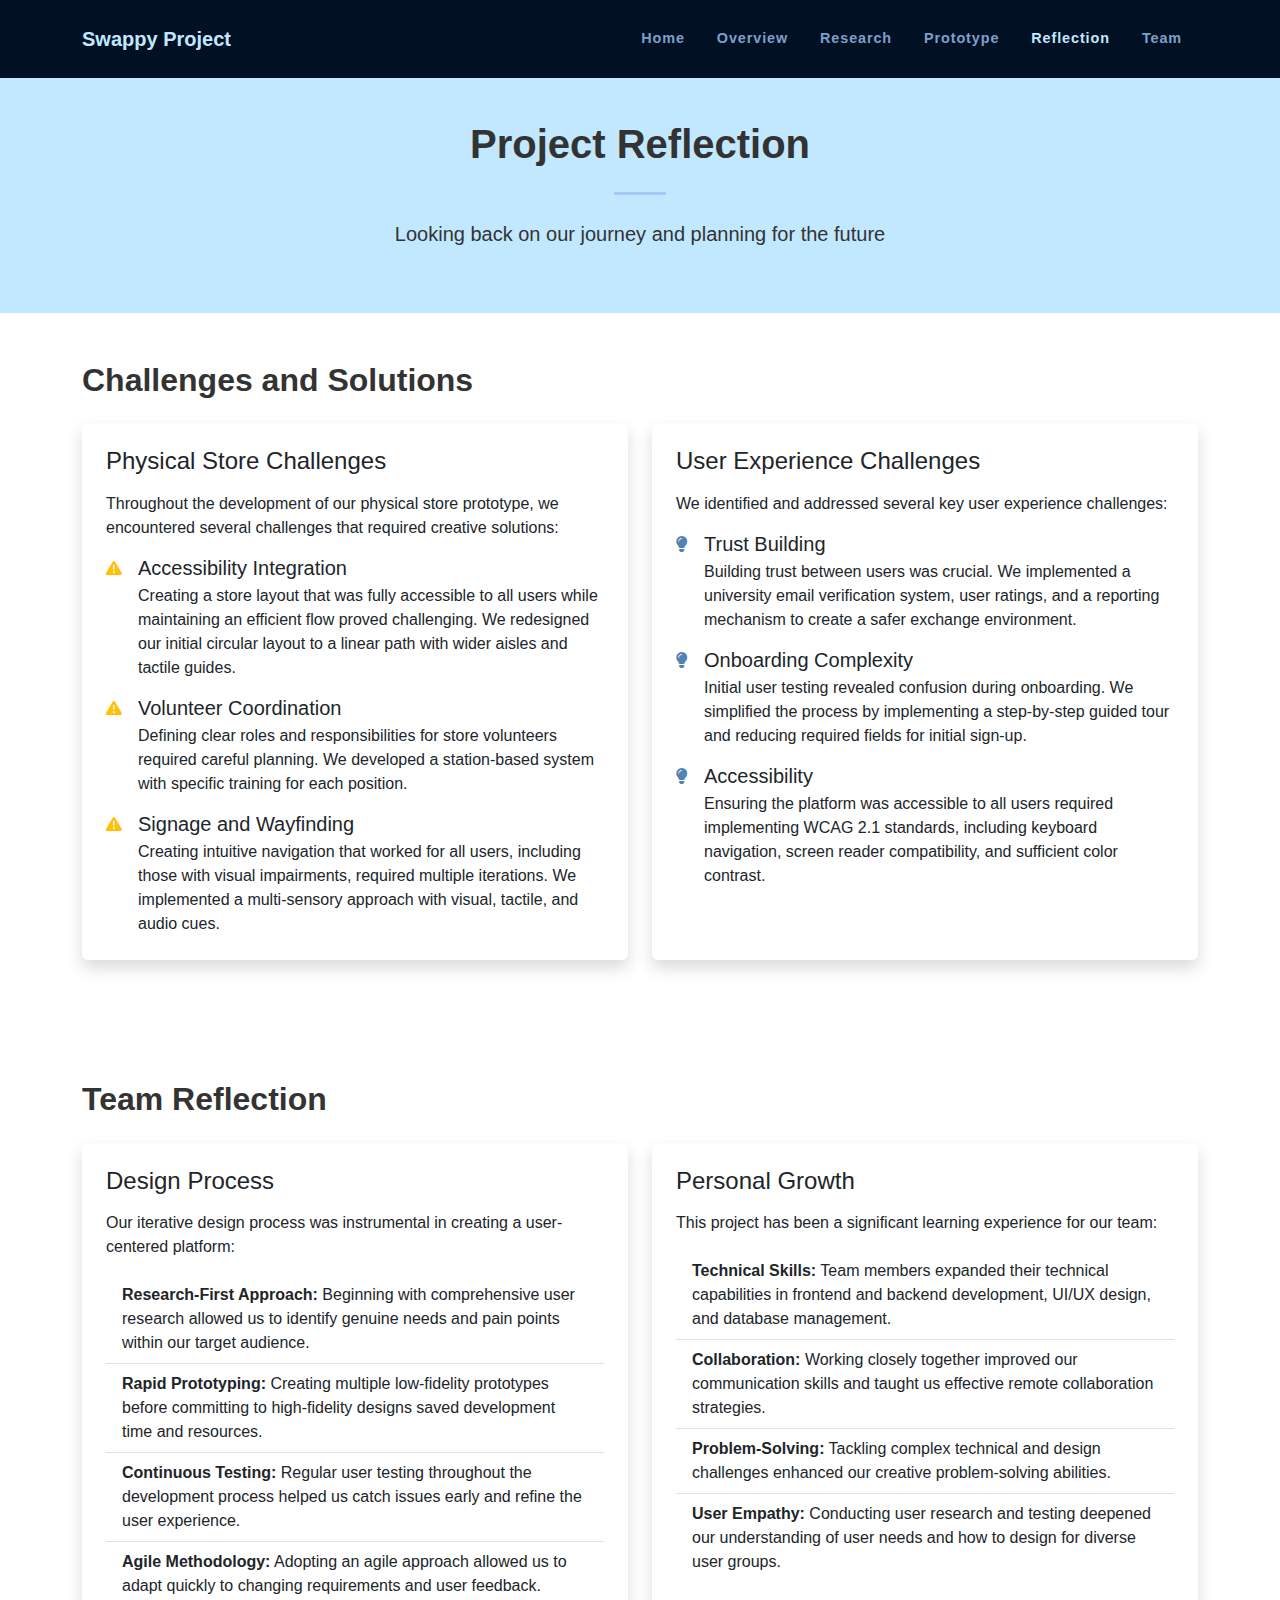
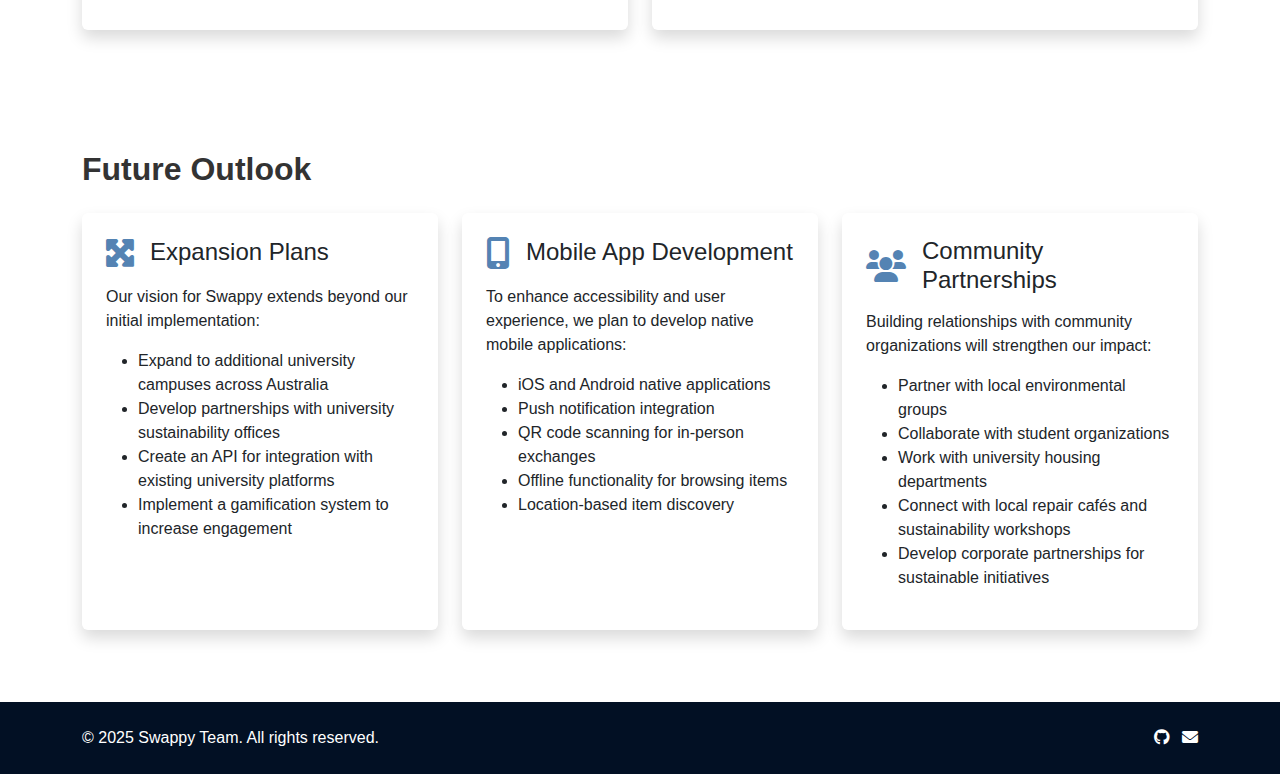
<file: reflection.html>
<!DOCTYPE html>
<html lang="en">
<head>
    <meta charset="UTF-8">
    <meta name="viewport" content="width=device-width, initial-scale=1.0">
    <title>Project Reflection - Swappy Project</title>
    <link rel="stylesheet" href="https://cdn.jsdelivr.net/npm/bootstrap@5.3.0/dist/css/bootstrap.min.css">
    <link rel="stylesheet" href="https://cdnjs.cloudflare.com/ajax/libs/font-awesome/6.0.0-beta3/css/all.min.css">
    <link rel="stylesheet" href="assets/css/style.css">
    <link rel="stylesheet" href="assets/css/custom-colors.css">
    <!-- Open Graph Meta Tags -->
    <meta property="og:title" content="Project Reflection - Swappy Project">
    <meta property="og:description" content="Reflection on the Swappy sustainable item exchange platform project">
    <meta property="og:image" content="assets/images/project-reflection.jpg">
    <meta property="og:url" content="https://chujunge.github.io/swappy-portfolio/reflection.html">
</head>
<body>
    <!-- Accessibility skip link -->
    <a href="#main-content" class="visually-hidden-focusable">Skip to main content</a>

    <!-- Navigation -->
    <nav class="navbar navbar-expand-lg navbar-dark fixed-top" id="mainNav">
        <div class="container">
            <a class="navbar-brand" href="portfolio.html">
                Swappy Project
            </a>
            <button class="navbar-toggler" type="button" data-bs-toggle="collapse" data-bs-target="#navbarResponsive" aria-controls="navbarResponsive" aria-expanded="false" aria-label="Toggle navigation">
                <i class="fas fa-bars ms-1"></i>
            </button>
            <div class="collapse navbar-collapse" id="navbarResponsive">
                <ul class="navbar-nav ms-auto py-4 py-lg-0">
                    <li class="nav-item"><a class="nav-link" href="portfolio.html">Home</a></li>
                    <li class="nav-item"><a class="nav-link" href="overview.html">Overview</a></li>
                    <li class="nav-item"><a class="nav-link" href="research.html">Research</a></li>
                    <li class="nav-item"><a class="nav-link" href="prototype.html">Prototype</a></li>
                    <li class="nav-item"><a class="nav-link active" href="reflection.html">Reflection</a></li>
                    <li class="nav-item"><a class="nav-link" href="team.html">Team</a></li>
                </ul>
            </div>
        </div>
    </nav>

    <!-- Main Content -->
    <main id="main-content">
        <!-- Page Title -->
        <header class="py-5 bg-light" style="margin-top: 72px;">
            <div class="container">
                <div class="row justify-content-center">
                    <div class="col-lg-8 text-center">
                        <h1 class="fw-bold">Project Reflection</h1>
                        <hr class="divider" />
                        <p class="lead">Looking back on our journey and planning for the future</p>
                    </div>
                </div>
            </div>
        </header>



        <!-- Challenges and Solutions -->
        <section class="py-5 bg-light">
            <div class="container">
                <h2 class="mb-4">Challenges and Solutions</h2>
                <div class="row">
                    <div class="col-lg-6 mb-4">
                        <div class="card border-0 shadow h-100">
                            <div class="card-body p-4">
                                <h3 class="h4 mb-3">Physical Store Challenges</h3>
                                <p>Throughout the development of our physical store prototype, we encountered several challenges that required creative solutions:</p>
                                <div class="d-flex mb-3">
                                    <div class="flex-shrink-0">
                                        <i class="fas fa-exclamation-triangle text-warning me-3 mt-1"></i>
                                    </div>
                                    <div>
                                        <h4 class="h5 mb-1">Accessibility Integration</h4>
                                        <p class="mb-0">Creating a store layout that was fully accessible to all users while maintaining an efficient flow proved challenging. We redesigned our initial circular layout to a linear path with wider aisles and tactile guides.</p>
                                    </div>
                                </div>
                                <div class="d-flex mb-3">
                                    <div class="flex-shrink-0">
                                        <i class="fas fa-exclamation-triangle text-warning me-3 mt-1"></i>
                                    </div>
                                    <div>
                                        <h4 class="h5 mb-1">Volunteer Coordination</h4>
                                        <p class="mb-0">Defining clear roles and responsibilities for store volunteers required careful planning. We developed a station-based system with specific training for each position.</p>
                                    </div>
                                </div>
                                <div class="d-flex">
                                    <div class="flex-shrink-0">
                                        <i class="fas fa-exclamation-triangle text-warning me-3 mt-1"></i>
                                    </div>
                                    <div>
                                        <h4 class="h5 mb-1">Signage and Wayfinding</h4>
                                        <p class="mb-0">Creating intuitive navigation that worked for all users, including those with visual impairments, required multiple iterations. We implemented a multi-sensory approach with visual, tactile, and audio cues.</p>
                                    </div>
                                </div>
                            </div>
                        </div>
                    </div>
                    <div class="col-lg-6 mb-4">
                        <div class="card border-0 shadow h-100">
                            <div class="card-body p-4">
                                <h3 class="h4 mb-3">User Experience Challenges</h3>
                                <p>We identified and addressed several key user experience challenges:</p>
                                <div class="d-flex mb-3">
                                    <div class="flex-shrink-0">
                                        <i class="fas fa-lightbulb text-primary me-3 mt-1"></i>
                                    </div>
                                    <div>
                                        <h4 class="h5 mb-1">Trust Building</h4>
                                        <p class="mb-0">Building trust between users was crucial. We implemented a university email verification system, user ratings, and a reporting mechanism to create a safer exchange environment.</p>
                                    </div>
                                </div>
                                <div class="d-flex mb-3">
                                    <div class="flex-shrink-0">
                                        <i class="fas fa-lightbulb text-primary me-3 mt-1"></i>
                                    </div>
                                    <div>
                                        <h4 class="h5 mb-1">Onboarding Complexity</h4>
                                        <p class="mb-0">Initial user testing revealed confusion during onboarding. We simplified the process by implementing a step-by-step guided tour and reducing required fields for initial sign-up.</p>
                                    </div>
                                </div>
                                <div class="d-flex">
                                    <div class="flex-shrink-0">
                                        <i class="fas fa-lightbulb text-primary me-3 mt-1"></i>
                                    </div>
                                    <div>
                                        <h4 class="h5 mb-1">Accessibility</h4>
                                        <p class="mb-0">Ensuring the platform was accessible to all users required implementing WCAG 2.1 standards, including keyboard navigation, screen reader compatibility, and sufficient color contrast.</p>
                                    </div>
                                </div>
                            </div>
                        </div>
                    </div>
                </div>
            </div>
        </section>

        <!-- Team Reflection -->
        <section class="py-5">
            <div class="container">
                <h2 class="mb-4">Team Reflection</h2>
                <div class="row">
                    <div class="col-lg-6 mb-4">
                        <div class="card border-0 shadow h-100">
                            <div class="card-body p-4">
                                <h3 class="h4 mb-3">Design Process</h3>
                                <p>Our iterative design process was instrumental in creating a user-centered platform:</p>
                                <ul class="list-group list-group-flush">
                                    <li class="list-group-item bg-transparent">
                                        <strong>Research-First Approach:</strong> Beginning with comprehensive user research allowed us to identify genuine needs and pain points within our target audience.
                                    </li>
                                    <li class="list-group-item bg-transparent">
                                        <strong>Rapid Prototyping:</strong> Creating multiple low-fidelity prototypes before committing to high-fidelity designs saved development time and resources.
                                    </li>
                                    <li class="list-group-item bg-transparent">
                                        <strong>Continuous Testing:</strong> Regular user testing throughout the development process helped us catch issues early and refine the user experience.
                                    </li>
                                    <li class="list-group-item bg-transparent">
                                        <strong>Agile Methodology:</strong> Adopting an agile approach allowed us to adapt quickly to changing requirements and user feedback.
                                    </li>
                                </ul>
                            </div>
                        </div>
                    </div>
                    <div class="col-lg-6 mb-4">
                        <div class="card border-0 shadow h-100">
                            <div class="card-body p-4">
                                <h3 class="h4 mb-3">Personal Growth</h3>
                                <p>This project has been a significant learning experience for our team:</p>
                                <ul class="list-group list-group-flush">
                                    <li class="list-group-item bg-transparent">
                                        <strong>Technical Skills:</strong> Team members expanded their technical capabilities in frontend and backend development, UI/UX design, and database management.
                                    </li>
                                    <li class="list-group-item bg-transparent">
                                        <strong>Collaboration:</strong> Working closely together improved our communication skills and taught us effective remote collaboration strategies.
                                    </li>
                                    <li class="list-group-item bg-transparent">
                                        <strong>Problem-Solving:</strong> Tackling complex technical and design challenges enhanced our creative problem-solving abilities.
                                    </li>
                                    <li class="list-group-item bg-transparent">
                                        <strong>User Empathy:</strong> Conducting user research and testing deepened our understanding of user needs and how to design for diverse user groups.
                                    </li>
                                </ul>
                            </div>
                        </div>
                    </div>
                </div>
            </div>
        </section>

        <!-- Future Outlook -->
        <section class="py-5 bg-light">
            <div class="container">
                <h2 class="mb-4">Future Outlook</h2>
                <div class="row">
                    <div class="col-lg-4 mb-4">
                        <div class="card border-0 shadow h-100">
                            <div class="card-body p-4">
                                <div class="d-flex align-items-center mb-3">
                                    <i class="fas fa-expand-arrows-alt fa-2x text-primary me-3"></i>
                                    <h3 class="h4 mb-0">Expansion Plans</h3>
                                </div>
                                <p>Our vision for Swappy extends beyond our initial implementation:</p>
                                <ul>
                                    <li>Expand to additional university campuses across Australia</li>
                                    <li>Develop partnerships with university sustainability offices</li>
                                    <li>Create an API for integration with existing university platforms</li>
                                    <li>Implement a gamification system to increase engagement</li>
                                </ul>
                            </div>
                        </div>
                    </div>
                    <div class="col-lg-4 mb-4">
                        <div class="card border-0 shadow h-100">
                            <div class="card-body p-4">
                                <div class="d-flex align-items-center mb-3">
                                    <i class="fas fa-mobile-alt fa-2x text-primary me-3"></i>
                                    <h3 class="h4 mb-0">Mobile App Development</h3>
                                </div>
                                <p>To enhance accessibility and user experience, we plan to develop native mobile applications:</p>
                                <ul>
                                    <li>iOS and Android native applications</li>
                                    <li>Push notification integration</li>
                                    <li>QR code scanning for in-person exchanges</li>
                                    <li>Offline functionality for browsing items</li>
                                    <li>Location-based item discovery</li>
                                </ul>
                            </div>
                        </div>
                    </div>
                    <div class="col-lg-4 mb-4">
                        <div class="card border-0 shadow h-100">
                            <div class="card-body p-4">
                                <div class="d-flex align-items-center mb-3">
                                    <i class="fas fa-users fa-2x text-primary me-3"></i>
                                    <h3 class="h4 mb-0">Community Partnerships</h3>
                                </div>
                                <p>Building relationships with community organizations will strengthen our impact:</p>
                                <ul>
                                    <li>Partner with local environmental groups</li>
                                    <li>Collaborate with student organizations</li>
                                    <li>Work with university housing departments</li>
                                    <li>Connect with local repair cafés and sustainability workshops</li>
                                    <li>Develop corporate partnerships for sustainable initiatives</li>
                                </ul>
                            </div>
                        </div>
                    </div>
                </div>
            </div>
        </section>
    </main>

    <!-- Footer -->
    <footer class="py-4 bg-dark text-white">
        <div class="container">
            <div class="row align-items-center">
                <div class="col-md-6 text-center text-md-start">
                    <p class="mb-0">&copy; 2025 Swappy Team. All rights reserved.</p>
                </div>
                <div class="col-md-6 text-center text-md-end">
                    <ul class="list-inline mb-0">
                        <li class="list-inline-item"><a href="https://github.com/CHUJUNGE/swappy" target="_blank" class="text-white" aria-label="GitHub"><i class="fab fa-github"></i></a></li>
                        <li class="list-inline-item"><a href="mailto:chujung@student.unimelb.edu.au" class="text-white" aria-label="Email"><i class="fas fa-envelope"></i></a></li>
                    </ul>
                </div>
            </div>
        </div>
    </footer>

    <!-- Scripts -->
    <script src="https://cdn.jsdelivr.net/npm/bootstrap@5.3.0/dist/js/bootstrap.bundle.min.js"></script>
    <script src="assets/js/main.js"></script>
</body>
</html>
</file>
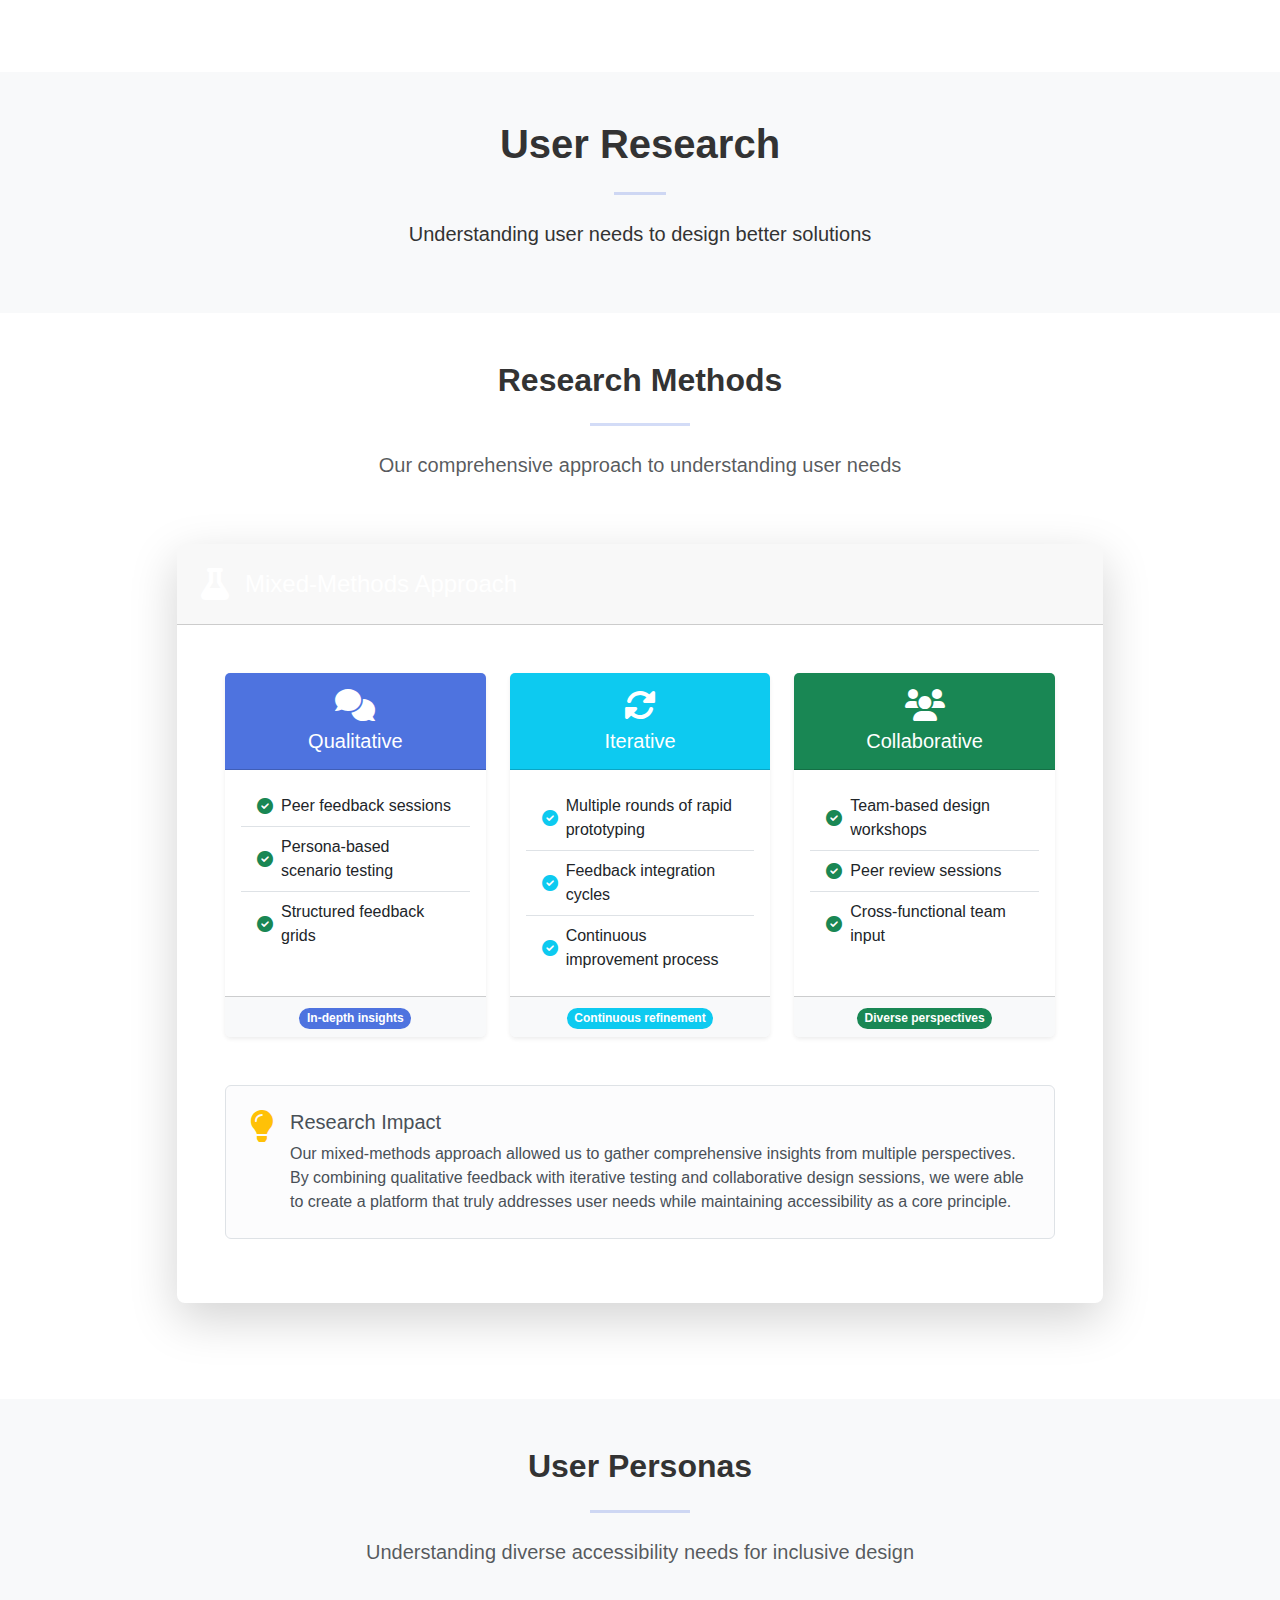
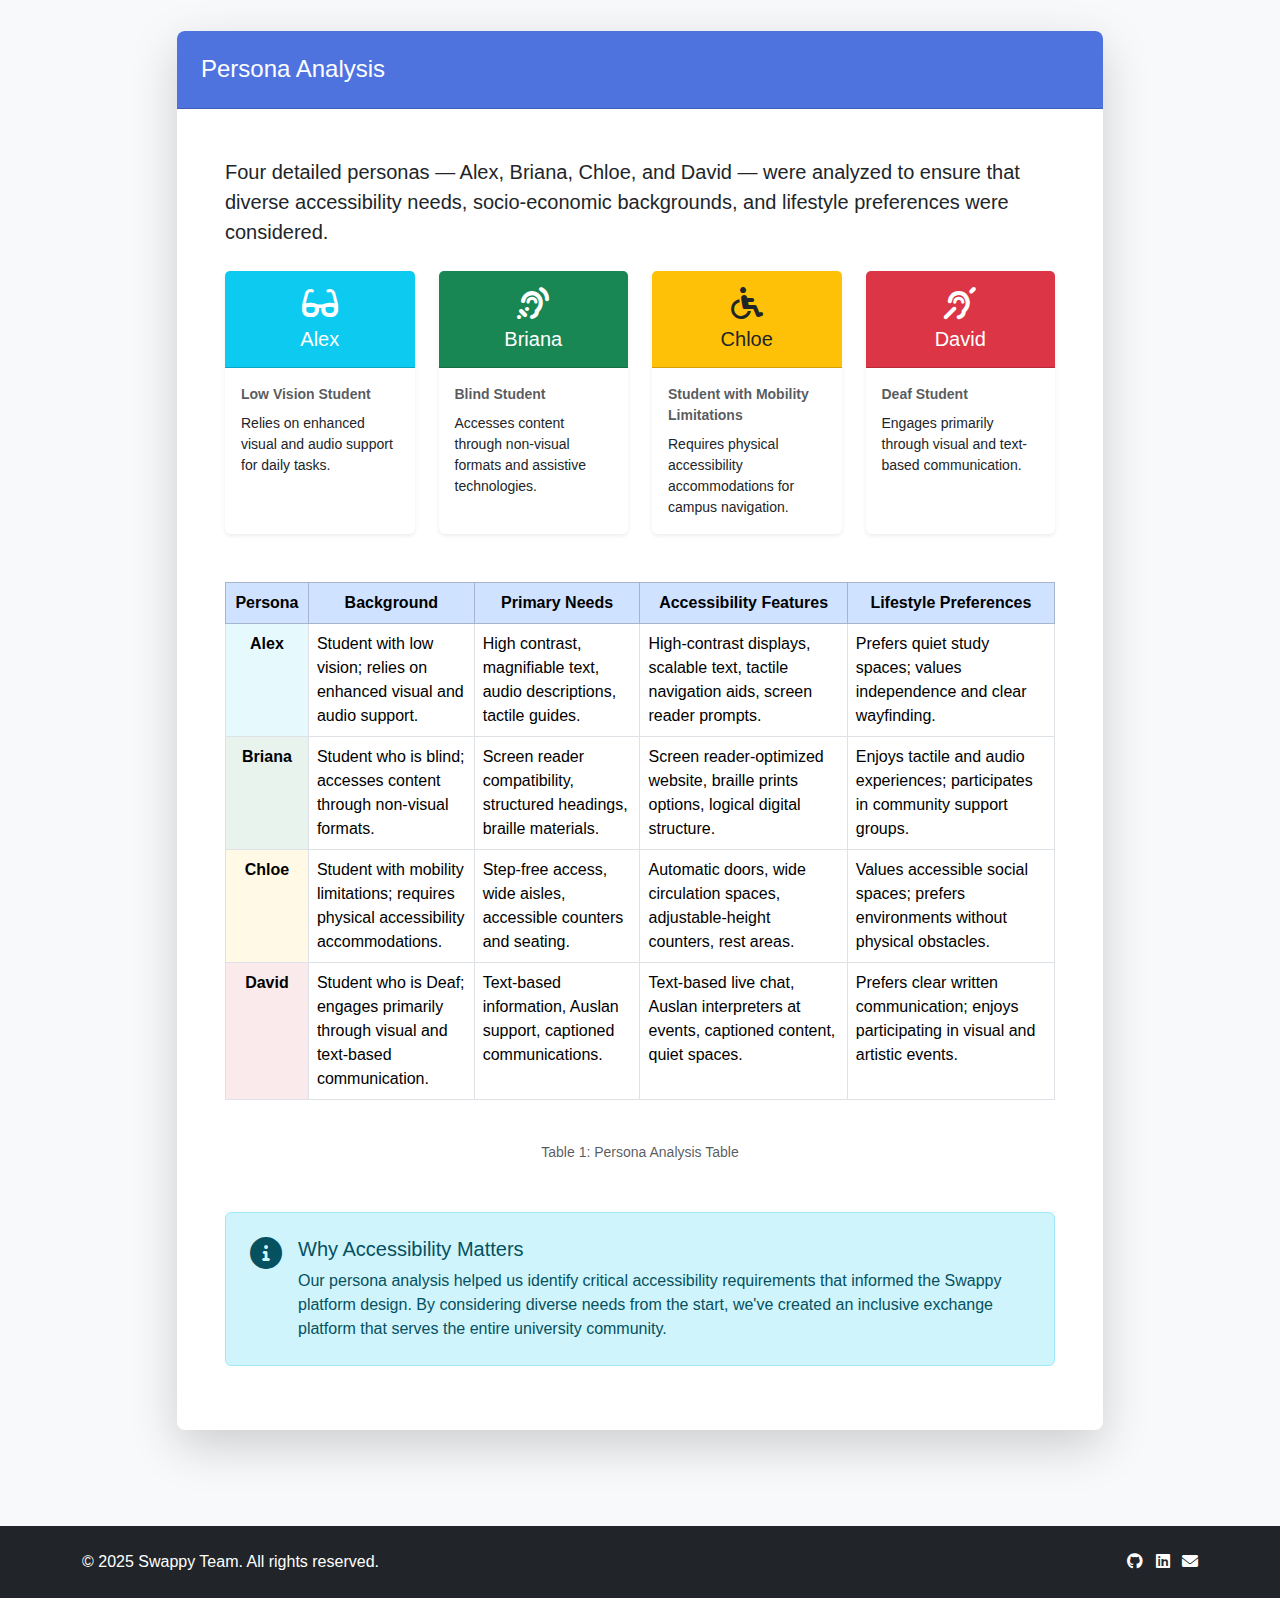
<file: research.html>
<!DOCTYPE html>
<html lang="en">
<head>
    <meta charset="UTF-8">
    <meta name="viewport" content="width=device-width, initial-scale=1.0">
    <title>User Research - Swappy Project</title>
    <link rel="stylesheet" href="https://cdn.jsdelivr.net/npm/bootstrap@5.3.0/dist/css/bootstrap.min.css">
    <link rel="stylesheet" href="https://cdnjs.cloudflare.com/ajax/libs/font-awesome/6.0.0-beta3/css/all.min.css">
    <link rel="stylesheet" href="assets/css/style.css">
</head>
<body>
    <!-- Accessibility skip link -->
    <a href="#main-content" class="visually-hidden-focusable">Skip to main content</a>

    <!-- Navigation -->
    <nav class="navbar navbar-expand-lg navbar-dark fixed-top" id="mainNav">
        <div class="container">
            <a class="navbar-brand" href="portfolio.html">Swappy Project</a>
            <button class="navbar-toggler" type="button" data-bs-toggle="collapse" data-bs-target="#navbarResponsive">
                <i class="fas fa-bars ms-1"></i>
            </button>
            <div class="collapse navbar-collapse" id="navbarResponsive">
                <ul class="navbar-nav ms-auto py-4 py-lg-0">
                    <li class="nav-item"><a class="nav-link" href="portfolio.html">Home</a></li>
                    <li class="nav-item"><a class="nav-link" href="overview.html">Overview</a></li>
                    <li class="nav-item"><a class="nav-link active" href="research.html">Research</a></li>
                    <li class="nav-item"><a class="nav-link" href="implementation.html">Implementation</a></li>
                    <li class="nav-item"><a class="nav-link" href="prototype.html">Prototype</a></li>
                    <li class="nav-item"><a class="nav-link" href="iterations.html">Iterations</a></li>
                    <li class="nav-item"><a class="nav-link" href="reflection.html">Reflection</a></li>
                    <li class="nav-item"><a class="nav-link" href="team.html">Team</a></li>
                </ul>
            </div>
        </div>
    </nav>

    <!-- Main Content -->
    <main id="main-content">
        <!-- Page Title -->
        <header class="py-5 bg-light" style="margin-top: 72px;">
            <div class="container">
                <div class="row justify-content-center">
                    <div class="col-lg-8 text-center">
                        <h1 class="fw-bold">User Research</h1>
                        <hr class="divider" />
                        <p class="lead">Understanding user needs to design better solutions</p>
                    </div>
                </div>
            </div>
        </header>

        <!-- Research Methods -->
        <section class="py-5">
            <div class="container">
                <div class="row justify-content-center mb-5">
                    <div class="col-lg-8 text-center">
                        <h2 class="fw-bold">Research Methods</h2>
                        <hr class="divider mx-auto" style="max-width: 100px;" />
                        <p class="lead text-muted">Our comprehensive approach to understanding user needs</p>
                    </div>
                </div>
                
                <div class="row mb-5">
                    <div class="col-lg-10 mx-auto">
                        <div class="card border-0 shadow-lg rounded-3 overflow-hidden">
                            <div class="card-header bg-gradient-primary-to-secondary text-white p-4 d-flex align-items-center">
                                <i class="fas fa-flask fa-2x me-3"></i>
                                <h3 class="h4 mb-0">Mixed-Methods Approach</h3>
                            </div>
                            <div class="card-body p-4 p-lg-5">
                                <div class="row g-4">
                                    <!-- Qualitative Methods -->
                                    <div class="col-md-4">
                                        <div class="card h-100 border-0 shadow-sm method-card">
                                            <div class="card-header bg-primary text-white text-center py-3">
                                                <i class="fas fa-comments fa-2x mb-2"></i>
                                                <h4 class="h5 mb-0">Qualitative</h4>
                                            </div>
                                            <div class="card-body">
                                                <ul class="list-group list-group-flush">
                                                    <li class="list-group-item d-flex align-items-center">
                                                        <i class="fas fa-check-circle text-success me-2"></i>
                                                        <span>Peer feedback sessions</span>
                                                    </li>
                                                    <li class="list-group-item d-flex align-items-center">
                                                        <i class="fas fa-check-circle text-success me-2"></i>
                                                        <span>Persona-based scenario testing</span>
                                                    </li>
                                                    <li class="list-group-item d-flex align-items-center">
                                                        <i class="fas fa-check-circle text-success me-2"></i>
                                                        <span>Structured feedback grids</span>
                                                    </li>
                                                </ul>
                                            </div>
                                            <div class="card-footer bg-light text-center">
                                                <span class="badge bg-primary rounded-pill">In-depth insights</span>
                                            </div>
                                        </div>
                                    </div>
                                    
                                    <!-- Iterative Methods -->
                                    <div class="col-md-4">
                                        <div class="card h-100 border-0 shadow-sm method-card">
                                            <div class="card-header bg-info text-white text-center py-3">
                                                <i class="fas fa-sync-alt fa-2x mb-2"></i>
                                                <h4 class="h5 mb-0">Iterative</h4>
                                            </div>
                                            <div class="card-body">
                                                <ul class="list-group list-group-flush">
                                                    <li class="list-group-item d-flex align-items-center">
                                                        <i class="fas fa-check-circle text-info me-2"></i>
                                                        <span>Multiple rounds of rapid prototyping</span>
                                                    </li>
                                                    <li class="list-group-item d-flex align-items-center">
                                                        <i class="fas fa-check-circle text-info me-2"></i>
                                                        <span>Feedback integration cycles</span>
                                                    </li>
                                                    <li class="list-group-item d-flex align-items-center">
                                                        <i class="fas fa-check-circle text-info me-2"></i>
                                                        <span>Continuous improvement process</span>
                                                    </li>
                                                </ul>
                                            </div>
                                            <div class="card-footer bg-light text-center">
                                                <span class="badge bg-info rounded-pill">Continuous refinement</span>
                                            </div>
                                        </div>
                                    </div>
                                    
                                    <!-- Collaborative Methods -->
                                    <div class="col-md-4">
                                        <div class="card h-100 border-0 shadow-sm method-card">
                                            <div class="card-header bg-success text-white text-center py-3">
                                                <i class="fas fa-users fa-2x mb-2"></i>
                                                <h4 class="h5 mb-0">Collaborative</h4>
                                            </div>
                                            <div class="card-body">
                                                <ul class="list-group list-group-flush">
                                                    <li class="list-group-item d-flex align-items-center">
                                                        <i class="fas fa-check-circle text-success me-2"></i>
                                                        <span>Team-based design workshops</span>
                                                    </li>
                                                    <li class="list-group-item d-flex align-items-center">
                                                        <i class="fas fa-check-circle text-success me-2"></i>
                                                        <span>Peer review sessions</span>
                                                    </li>
                                                    <li class="list-group-item d-flex align-items-center">
                                                        <i class="fas fa-check-circle text-success me-2"></i>
                                                        <span>Cross-functional team input</span>
                                                    </li>
                                                </ul>
                                            </div>
                                            <div class="card-footer bg-light text-center">
                                                <span class="badge bg-success rounded-pill">Diverse perspectives</span>
                                            </div>
                                        </div>
                                    </div>
                                </div>
                                
                                <div class="mt-5">
                                    <div class="alert alert-light border p-4">
                                        <div class="d-flex">
                                            <div class="flex-shrink-0">
                                                <i class="fas fa-lightbulb fa-2x text-warning me-3"></i>
                                            </div>
                                            <div>
                                                <h4 class="alert-heading h5">Research Impact</h4>
                                                <p class="mb-0">Our mixed-methods approach allowed us to gather comprehensive insights from multiple perspectives. By combining qualitative feedback with iterative testing and collaborative design sessions, we were able to create a platform that truly addresses user needs while maintaining accessibility as a core principle.</p>
                                            </div>
                                        </div>
                                    </div>
                                </div>
                            </div>
                        </div>
                    </div>
                </div>
            </div>
        </section>

        <!-- User Personas -->
        <section class="py-5 bg-light">
            <div class="container">
                <div class="row justify-content-center mb-5">
                    <div class="col-lg-8 text-center">
                        <h2 class="fw-bold">User Personas</h2>
                        <hr class="divider mx-auto" style="max-width: 100px;" />
                        <p class="lead text-muted">Understanding diverse accessibility needs for inclusive design</p>
                    </div>
                </div>
                
                <div class="row mb-5">
                    <div class="col-lg-10 mx-auto">
                        <div class="card border-0 shadow-lg rounded-3 overflow-hidden">
                            <div class="card-header bg-primary text-white p-4">
                                <h3 class="h4 mb-0">Persona Analysis</h3>
                            </div>
                            <div class="card-body p-4 p-lg-5">
                                <p class="mb-4 lead">Four detailed personas — Alex, Briana, Chloe, and David — were analyzed to ensure that diverse accessibility needs, socio-economic backgrounds, and lifestyle preferences were considered.</p>
                                
                                <div class="persona-cards mb-5">
                                    <div class="row g-4">
                                        <!-- Alex Persona Card -->
                                        <div class="col-md-6 col-lg-3">
                                            <div class="card h-100 border-0 shadow-sm persona-card">
                                                <div class="card-header bg-info text-white text-center py-3">
                                                    <i class="fas fa-glasses fa-2x mb-2"></i>
                                                    <h4 class="h5 mb-0">Alex</h4>
                                                </div>
                                                <div class="card-body">
                                                    <p class="small fw-bold text-muted mb-2">Low Vision Student</p>
                                                    <p class="small mb-0">Relies on enhanced visual and audio support for daily tasks.</p>
                                                </div>
                                            </div>
                                        </div>
                                        
                                        <!-- Briana Persona Card -->
                                        <div class="col-md-6 col-lg-3">
                                            <div class="card h-100 border-0 shadow-sm persona-card">
                                                <div class="card-header bg-success text-white text-center py-3">
                                                    <i class="fas fa-assistive-listening-systems fa-2x mb-2"></i>
                                                    <h4 class="h5 mb-0">Briana</h4>
                                                </div>
                                                <div class="card-body">
                                                    <p class="small fw-bold text-muted mb-2">Blind Student</p>
                                                    <p class="small mb-0">Accesses content through non-visual formats and assistive technologies.</p>
                                                </div>
                                            </div>
                                        </div>
                                        
                                        <!-- Chloe Persona Card -->
                                        <div class="col-md-6 col-lg-3">
                                            <div class="card h-100 border-0 shadow-sm persona-card">
                                                <div class="card-header bg-warning text-dark text-center py-3">
                                                    <i class="fas fa-wheelchair fa-2x mb-2"></i>
                                                    <h4 class="h5 mb-0">Chloe</h4>
                                                </div>
                                                <div class="card-body">
                                                    <p class="small fw-bold text-muted mb-2">Student with Mobility Limitations</p>
                                                    <p class="small mb-0">Requires physical accessibility accommodations for campus navigation.</p>
                                                </div>
                                            </div>
                                        </div>
                                        
                                        <!-- David Persona Card -->
                                        <div class="col-md-6 col-lg-3">
                                            <div class="card h-100 border-0 shadow-sm persona-card">
                                                <div class="card-header bg-danger text-white text-center py-3">
                                                    <i class="fas fa-deaf fa-2x mb-2"></i>
                                                    <h4 class="h5 mb-0">David</h4>
                                                </div>
                                                <div class="card-body">
                                                    <p class="small fw-bold text-muted mb-2">Deaf Student</p>
                                                    <p class="small mb-0">Engages primarily through visual and text-based communication.</p>
                                                </div>
                                            </div>
                                        </div>
                                    </div>
                                </div>
                                
                                <div class="table-responsive">
                                    <table class="table table-bordered table-hover">
                                        <thead class="table-primary">
                                            <tr class="text-center">
                                                <th style="width: 10%">Persona</th>
                                                <th style="width: 20%">Background</th>
                                                <th style="width: 20%">Primary Needs</th>
                                                <th style="width: 25%">Accessibility Features</th>
                                                <th style="width: 25%">Lifestyle Preferences</th>
                                            </tr>
                                        </thead>
                                        <tbody>
                                            <tr>
                                                <td class="bg-info bg-opacity-10 text-center"><strong>Alex</strong></td>
                                                <td>Student with low vision; relies on enhanced visual and audio support.</td>
                                                <td>High contrast, magnifiable text, audio descriptions, tactile guides.</td>
                                                <td>High-contrast displays, scalable text, tactile navigation aids, screen reader prompts.</td>
                                                <td>Prefers quiet study spaces; values independence and clear wayfinding.</td>
                                            </tr>
                                            <tr>
                                                <td class="bg-success bg-opacity-10 text-center"><strong>Briana</strong></td>
                                                <td>Student who is blind; accesses content through non-visual formats.</td>
                                                <td>Screen reader compatibility, structured headings, braille materials.</td>
                                                <td>Screen reader-optimized website, braille prints options, logical digital structure.</td>
                                                <td>Enjoys tactile and audio experiences; participates in community support groups.</td>
                                            </tr>
                                            <tr>
                                                <td class="bg-warning bg-opacity-10 text-center"><strong>Chloe</strong></td>
                                                <td>Student with mobility limitations; requires physical accessibility accommodations.</td>
                                                <td>Step-free access, wide aisles, accessible counters and seating.</td>
                                                <td>Automatic doors, wide circulation spaces, adjustable-height counters, rest areas.</td>
                                                <td>Values accessible social spaces; prefers environments without physical obstacles.</td>
                                            </tr>
                                            <tr>
                                                <td class="bg-danger bg-opacity-10 text-center"><strong>David</strong></td>
                                                <td>Student who is Deaf; engages primarily through visual and text-based communication.</td>
                                                <td>Text-based information, Auslan support, captioned communications.</td>
                                                <td>Text-based live chat, Auslan interpreters at events, captioned content, quiet spaces.</td>
                                                <td>Prefers clear written communication; enjoys participating in visual and artistic events.</td>
                                            </tr>
                                        </tbody>
                                    </table>
                                </div>
                                <div class="text-center mt-4">
                                    <p class="text-muted"><small>Table 1: Persona Analysis Table</small></p>
                                </div>
                                
                                <div class="mt-5">
                                    <div class="alert alert-info p-4">
                                        <div class="d-flex">
                                            <div class="flex-shrink-0">
                                                <i class="fas fa-info-circle fa-2x me-3"></i>
                                            </div>
                                            <div>
                                                <h4 class="alert-heading h5">Why Accessibility Matters</h4>
                                                <p class="mb-0">Our persona analysis helped us identify critical accessibility requirements that informed the Swappy platform design. By considering diverse needs from the start, we've created an inclusive exchange platform that serves the entire university community.</p>
                                            </div>
                                        </div>
                                    </div>
                                </div>
                            </div>
                        </div>
                    </div>
                </div>
            </div>
        </section>

        <!-- Footer -->
        <footer class="py-4 bg-dark text-white">
            <div class="container">
                <div class="row align-items-center">
                    <div class="col-md-6 text-center text-md-start">
                        <p class="mb-0">&copy; 2025 Swappy Team. All rights reserved.</p>
                    </div>
                    <div class="col-md-6 text-center text-md-end">
                        <ul class="list-inline mb-0">
                            <li class="list-inline-item"><a href="https://github.com/CHUJUNGE/swappy" target="_blank" class="text-white"><i class="fab fa-github"></i></a></li>
                            <li class="list-inline-item"><a href="#" class="text-white"><i class="fab fa-linkedin"></i></a></li>
                            <li class="list-inline-item"><a href="mailto:contact@swappy.com" class="text-white"><i class="fas fa-envelope"></i></a></li>
                        </ul>
                    </div>
                </div>
            </div>
        </footer>
    </main>

    <!-- Scripts -->
    <script src="https://cdn.jsdelivr.net/npm/bootstrap@5.3.0/dist/js/bootstrap.bundle.min.js"></script>
    <script src="assets/js/main.js"></script>
</body>
</html>
</file>
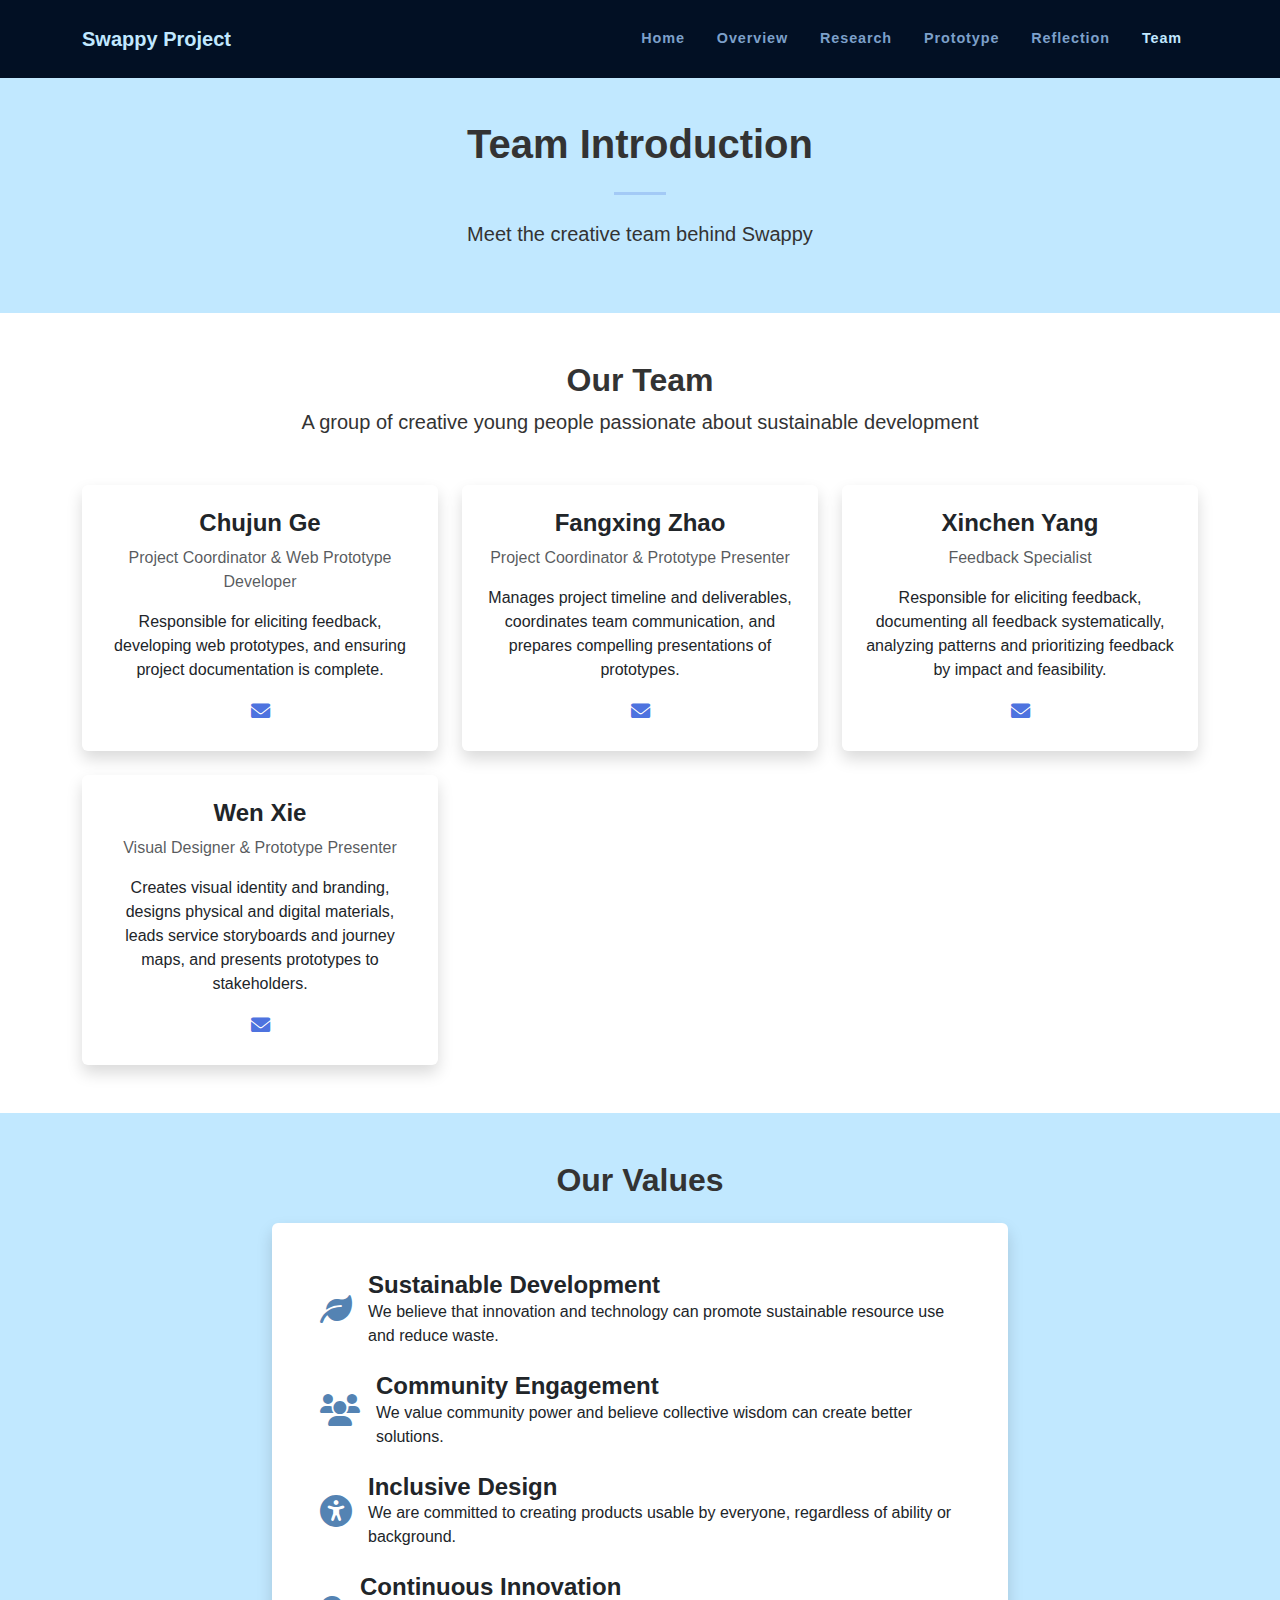
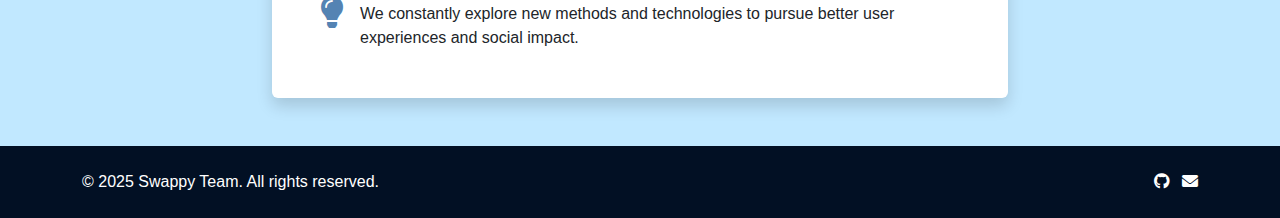
<file: team.html>
<!DOCTYPE html>
<html lang="en">
<head>
    <meta charset="UTF-8">
    <meta name="viewport" content="width=device-width, initial-scale=1.0">
    <title>Team - Swappy Project</title>
    <link rel="stylesheet" href="https://cdn.jsdelivr.net/npm/bootstrap@5.3.0/dist/css/bootstrap.min.css">
    <link rel="stylesheet" href="https://cdnjs.cloudflare.com/ajax/libs/font-awesome/6.0.0-beta3/css/all.min.css">
    <link rel="stylesheet" href="assets/css/style.css">
    <link rel="stylesheet" href="assets/css/custom-colors.css">
</head>
<body>
    <!-- Accessibility skip link -->
    <a href="#main-content" class="visually-hidden-focusable">Skip to main content</a>

    <!-- Navigation -->
    <nav class="navbar navbar-expand-lg navbar-dark fixed-top" id="mainNav">
        <div class="container">
            <a class="navbar-brand" href="portfolio.html">Swappy Project</a>
            <button class="navbar-toggler" type="button" data-bs-toggle="collapse" data-bs-target="#navbarResponsive" aria-controls="navbarResponsive" aria-expanded="false" aria-label="Toggle navigation">
                <i class="fas fa-bars ms-1"></i>
            </button>
            <div class="collapse navbar-collapse" id="navbarResponsive">
                <ul class="navbar-nav ms-auto py-4 py-lg-0">
                    <li class="nav-item"><a class="nav-link" href="portfolio.html">Home</a></li>
                    <li class="nav-item"><a class="nav-link" href="overview.html">Overview</a></li>
                    <li class="nav-item"><a class="nav-link" href="research.html">Research</a></li>
                    <li class="nav-item"><a class="nav-link" href="prototype.html">Prototype</a></li>
                    <li class="nav-item"><a class="nav-link" href="reflection.html">Reflection</a></li>
                    <li class="nav-item"><a class="nav-link active" href="team.html">Team</a></li>
                </ul>
            </div>
        </div>
    </nav>

    <!-- Main Content -->
    <main id="main-content">
        <!-- Page Title -->
        <header class="py-5 bg-light" style="margin-top: 72px;">
            <div class="container">
                <div class="row justify-content-center">
                    <div class="col-lg-8 text-center">
                        <h1 class="fw-bold">Team Introduction</h1>
                        <hr class="divider" />
                        <p class="lead">Meet the creative team behind Swappy</p>
                    </div>
                </div>
            </div>
        </header>

        <!-- Team Introduction -->
        <section class="py-5">
            <div class="container">
                <div class="text-center mb-5">
                    <h2>Our Team</h2>
                    <p class="lead">A group of creative young people passionate about sustainable development</p>
                </div>
                <div class="row g-4">
                    <!-- Team Member 1 -->
                    <div class="col-lg-4 col-md-6">
                        <div class="card border-0 shadow h-100">
                            <div class="card-body text-center p-4">
                                <h4 class="card-title">Chujun Ge</h4>
                                <p class="text-muted">Project Coordinator & Web Prototype Developer</p>
                                <p class="card-text">Responsible for eliciting feedback, developing web prototypes, and ensuring project documentation is complete.</p>
                                <div class="social-icons mt-3">
                                    <a href="mailto:chujung@student.unimelb.edu.au" aria-label="Email"><i class="fas fa-envelope"></i></a>
                                </div>
                            </div>
                        </div>
                    </div>
                    
                    <!-- Team Member 2 -->
                    <div class="col-lg-4 col-md-6">
                        <div class="card border-0 shadow h-100">
                            <div class="card-body text-center p-4">
                                <h4 class="card-title">Fangxing Zhao</h4>
                                <p class="text-muted">Project Coordinator & Prototype Presenter</p>
                                <p class="card-text">Manages project timeline and deliverables, coordinates team communication, and prepares compelling presentations of prototypes.</p>
                                <div class="social-icons mt-3">
                                    <a href="mailto:fangxingz@student.unimelb.edu.au" aria-label="Email"><i class="fas fa-envelope"></i></a>
                                </div>
                            </div>
                        </div>
                    </div>
                    
                    <!-- Team Member 3 -->
                    <div class="col-lg-4 col-md-6">
                        <div class="card border-0 shadow h-100">
                            <div class="card-body text-center p-4">
                                <h4 class="card-title">Xinchen Yang</h4>
                                <p class="text-muted">Feedback Specialist</p>
                                <p class="card-text">Responsible for eliciting feedback, documenting all feedback systematically, analyzing patterns and prioritizing feedback by impact and feasibility.</p>
                                <div class="social-icons mt-3">
                                    <a href="mailto:xincyang@student.unimelb.edu.au" aria-label="Email"><i class="fas fa-envelope"></i></a>
                                </div>
                            </div>
                        </div>
                    </div>
                    
                    <!-- Team Member 4 -->
                    <div class="col-lg-4 col-md-6">
                        <div class="card border-0 shadow h-100">
                            <div class="card-body text-center p-4">
                                <h4 class="card-title">Wen Xie</h4>
                                <p class="text-muted">Visual Designer & Prototype Presenter</p>
                                <p class="card-text">Creates visual identity and branding, designs physical and digital materials, leads service storyboards and journey maps, and presents prototypes to stakeholders.</p>
                                <div class="social-icons mt-3">
                                    <a href="mailto:wenxie1@student.unimelb.edu.au" aria-label="Email"><i class="fas fa-envelope"></i></a>
                                </div>
                            </div>
                        </div>
                    </div>
                    
                    <!-- Additional team members can be added here if needed -->
                    
                    <!-- Additional team members can be added here if needed -->
                </div>
            </div>
        </section>

        <!-- Team Values -->
        <section class="py-5 bg-light">
            <div class="container">
                <div class="row justify-content-center">
                    <div class="col-lg-8">
                        <h2 class="text-center mb-4">Our Values</h2>
                        <div class="card border-0 shadow">
                            <div class="card-body p-4 p-md-5">
                                <div class="d-flex align-items-center mb-4">
                                    <i class="fas fa-leaf fa-2x text-primary me-3"></i>
                                    <div>
                                        <h4 class="mb-0">Sustainable Development</h4>
                                        <p class="mb-0">We believe that innovation and technology can promote sustainable resource use and reduce waste.</p>
                                    </div>
                                </div>
                                <div class="d-flex align-items-center mb-4">
                                    <i class="fas fa-users fa-2x text-primary me-3"></i>
                                    <div>
                                        <h4 class="mb-0">Community Engagement</h4>
                                        <p class="mb-0">We value community power and believe collective wisdom can create better solutions.</p>
                                    </div>
                                </div>
                                <div class="d-flex align-items-center mb-4">
                                    <i class="fas fa-universal-access fa-2x text-primary me-3"></i>
                                    <div>
                                        <h4 class="mb-0">Inclusive Design</h4>
                                        <p class="mb-0">We are committed to creating products usable by everyone, regardless of ability or background.</p>
                                    </div>
                                </div>
                                <div class="d-flex align-items-center">
                                    <i class="fas fa-lightbulb fa-2x text-primary me-3"></i>
                                    <div>
                                        <h4 class="mb-0">Continuous Innovation</h4>
                                        <p class="mb-0">We constantly explore new methods and technologies to pursue better user experiences and social impact.</p>
                                    </div>
                                </div>
                            </div>
                        </div>
                    </div>
                </div>
            </div>
        </section>



        <!-- Footer -->
        <footer class="py-4 bg-dark text-white">
            <div class="container">
                <div class="row align-items-center">
                    <div class="col-md-6 text-center text-md-start">
                        <p class="mb-0">&copy; 2025 Swappy Team. All rights reserved.</p>
                    </div>
                    <div class="col-md-6 text-center text-md-end">
                        <ul class="list-inline mb-0">
                            <li class="list-inline-item"><a href="https://github.com/CHUJUNGE/swappy" target="_blank" class="text-white" aria-label="GitHub"><i class="fab fa-github"></i></a></li>
                            <li class="list-inline-item"><a href="mailto:chujung@student.unimelb.edu.au" class="text-white" aria-label="Email"><i class="fas fa-envelope"></i></a></li>
                        </ul>
                    </div>
                </div>
            </div>
        </footer>
    </main>

    <!-- 脚本 -->
    <script src="https://cdn.jsdelivr.net/npm/bootstrap@5.3.0/dist/js/bootstrap.bundle.min.js"></script>
    <script src="assets/js/main.js"></script>
</body>
</html>
</file>
<file: assets/css/style.css>
/* 
* Chujun Ge Portfolio - Main Stylesheet
* A modern, clean design for the Swappy project portfolio
*/

/* Global Styles */
:root {
    --primary-color: #4e73df;
    --secondary-color: #1cc88a;
    --dark-color: #5a5c69;
    --light-color: #f8f9fc;
    --danger-color: #e74a3b;
    --warning-color: #f6c23e;
    --body-font: 'Nunito', -apple-system, BlinkMacSystemFont, 'Segoe UI', Roboto, 'Helvetica Neue', Arial, sans-serif;
    --heading-font: 'Montserrat', -apple-system, BlinkMacSystemFont, 'Segoe UI', Roboto, 'Helvetica Neue', Arial, sans-serif;
}

body {
    font-family: var(--body-font);
    color: #333;
    overflow-x: hidden;
}

h1, h2, h3, h4, h5, h6 {
    font-family: var(--heading-font);
    font-weight: 700;
}

a {
    color: var(--primary-color);
    text-decoration: none;
    transition: all 0.3s ease;
}

a:hover {
    color: #2e59d9;
    text-decoration: none;
}

.btn {
    font-weight: 600;
    padding: 0.75rem 1.5rem;
    border-radius: 0.5rem;
    transition: all 0.3s ease;
}

.btn-primary {
    background-color: var(--primary-color);
    border-color: var(--primary-color);
}

.btn-primary:hover {
    background-color: #2e59d9;
    border-color: #2e59d9;
}

.section-heading {
    font-size: 2.5rem;
    font-weight: 700;
    color: var(--dark-color);
}

.divider {
    max-width: 3.25rem;
    border-width: 0.2rem;
    border-color: var(--primary-color);
    margin: 1.5rem auto;
}

/* Navigation */
#mainNav {
    background-color: transparent;
    padding-top: 1rem;
    padding-bottom: 1rem;
    transition: all 0.3s ease;
}

#mainNav .navbar-brand {
    color: rgba(255, 255, 255, 0.9);
    font-weight: 700;
}

#mainNav .navbar-nav .nav-item .nav-link {
    color: rgba(255, 255, 255, 0.7);
    font-size: 0.9rem;
    font-weight: 600;
    padding: 0.75rem 1rem;
    letter-spacing: 0.0625em;
}

#mainNav .navbar-nav .nav-item .nav-link:hover,
#mainNav .navbar-nav .nav-item .nav-link:active {
    color: #fff;
}

#mainNav.navbar-shrink {
    background-color: var(--primary-color);
    box-shadow: 0 0.5rem 1rem rgba(0, 0, 0, 0.15);
}

/* Hero Section */
.hero {
    position: relative;
    width: 100%;
    height: 100vh;
    min-height: 35rem;
    padding-top: 8rem;
    padding-bottom: 0;
    background: linear-gradient(rgba(0, 0, 0, 0.6), rgba(0, 0, 0, 0.6)), url('../images/hero-bg.jpg');
    background-position: center;
    background-repeat: no-repeat;
    background-attachment: scroll;
    background-size: cover;
    display: flex;
    align-items: center;
}

.hero-content {
    max-width: 800px;
    margin: 0 auto;
}

/* Features Section */
.feature-icon {
    height: 4rem;
    width: 4rem;
    display: inline-flex;
    align-items: center;
    justify-content: center;
    color: var(--primary-color);
}

/* Timeline Section */
.timeline {
    position: relative;
    padding: 2rem 0;
}

.timeline:before {
    content: '';
    position: absolute;
    height: 100%;
    width: 4px;
    background: var(--primary-color);
    left: 50%;
    transform: translateX(-50%);
    top: 0;
}

.timeline-card {
    padding: 1.5rem;
    position: relative;
    margin-bottom: 2rem;
}

.timeline-card.left {
    padding-right: 3rem;
}

.timeline-card.right {
    padding-left: 3rem;
}

.timeline-card:before {
    content: '';
    position: absolute;
    width: 20px;
    height: 20px;
    background: var(--primary-color);
    border-radius: 50%;
    top: 1.5rem;
}

.timeline-card.left:before {
    right: -10px;
}

.timeline-card.right:before {
    left: -10px;
}

/* Feedback Section */
.feedback-quote {
    flex-shrink: 0;
    color: var(--primary-color);
}

/* Screenshots Section */
.screenshot-item {
    position: relative;
    overflow: hidden;
    margin-bottom: 1.5rem;
    border-radius: 0.5rem;
}

.screenshot-item img {
    transition: transform 0.5s ease;
}

.screenshot-item:hover img {
    transform: scale(1.03);
}

.screenshot-item .overlay {
    position: absolute;
    top: 0;
    left: 0;
    right: 0;
    bottom: 0;
    background: rgba(78, 115, 223, 0.8);
    color: #fff;
    opacity: 0;
    display: flex;
    align-items: center;
    justify-content: center;
    transition: all 0.3s ease;
}

.screenshot-item:hover .overlay {
    opacity: 1;
}

.overlay-content {
    text-align: center;
    padding: 1rem;
}

.overlay-content h5 {
    margin-bottom: 0.5rem;
    font-weight: 700;
}

/* Tech Stack */
.tech-icon {
    margin-bottom: 1rem;
}

.tech-icon i {
    margin-bottom: 0.5rem;
}

/* Social Icons */
.social-icons a {
    color: var(--primary-color);
    font-size: 1.2rem;
    transition: all 0.3s ease;
}

.social-icons a:hover {
    color: #2e59d9;
}

/* Responsive Adjustments */
@media (max-width: 992px) {
    #mainNav {
        background-color: var(--primary-color);
    }
    
    .hero {
        height: auto;
        min-height: 30rem;
        padding-top: 4rem;
        padding-bottom: 4rem;
    }
    
    .timeline:before {
        left: 30px;
    }
    
    .timeline-card.left,
    .timeline-card.right {
        padding-left: 60px;
        padding-right: 15px;
    }
    
    .timeline-card.left:before,
    .timeline-card.right:before {
        left: 20px;
    }
}

@media (max-width: 768px) {
    .section-heading {
        font-size: 2rem;
    }
    
    .hero-content h1 {
        font-size: 2.5rem;
    }
    
    .hero-content h2 {
        font-size: 1.5rem;
    }
}

/* Animation */
.fade-in {
    animation: fadeIn ease 1s;
}

@keyframes fadeIn {
    0% {opacity: 0;}
    100% {opacity: 1;}
}

/* Reflection Section */
.list-unstyled li {
    position: relative;
    padding-left: 2rem;
}

.list-unstyled li i {
    position: absolute;
    left: 0;
    top: 0.25rem;
}

/* Call to Action */
.bg-primary {
    background-color: var(--primary-color) !important;
}
</file>
<file: assets/css/custom-colors.css>
/* Custom Color Scheme for Swappy Portfolio
   Colors:
   - Dark Navy: #021024
   - Deep Blue: #052659
   - Medium Blue: #5483B3
   - Light Blue: #7DA0CA
   - Pale Blue: #C1E8FF
*/

:root {
    --dark-navy: #021024;
    --deep-blue: #052659;
    --medium-blue: #5483B3;
    --light-blue: #7DA0CA;
    --pale-blue: #C1E8FF;
}

/* Navigation */
#mainNav {
    background-color: var(--dark-navy);
}

#mainNav .navbar-brand {
    color: var(--pale-blue);
}

#mainNav .navbar-nav .nav-item .nav-link {
    color: var(--light-blue);
}

#mainNav .navbar-nav .nav-item .nav-link:hover {
    color: var(--pale-blue);
}

#mainNav .navbar-nav .nav-item .nav-link.active {
    color: var(--pale-blue);
}

/* Headers and Backgrounds */
header.masthead {
    background-color: var(--deep-blue);
}

.bg-light {
    background-color: var(--pale-blue) !important;
}

.bg-dark {
    background-color: var(--dark-navy) !important;
}

.bg-primary {
    background-color: var(--medium-blue) !important;
}

.bg-primary-light {
    background-color: var(--light-blue) !important;
}

.bg-primary-dark {
    background-color: var(--deep-blue) !important;
}

/* Text Colors */
.text-primary {
    color: var(--medium-blue) !important;
}

.text-secondary {
    color: var(--deep-blue) !important;
}

.text-light {
    color: var(--pale-blue) !important;
}

.text-dark {
    color: var(--dark-navy) !important;
}

/* Buttons */
.btn-primary {
    background-color: var(--medium-blue);
    border-color: var(--medium-blue);
}

.btn-primary:hover {
    background-color: var(--deep-blue);
    border-color: var(--deep-blue);
}

.btn-outline-primary {
    color: var(--medium-blue);
    border-color: var(--medium-blue);
}

.btn-outline-primary:hover {
    background-color: var(--medium-blue);
    border-color: var(--medium-blue);
}

/* Cards */
.card {
    border-color: var(--light-blue);
}

.card-header {
    background-color: var(--light-blue);
}

.card .card-header.bg-primary {
    background-color: var(--medium-blue) !important;
    color: var(--pale-blue) !important;
}

.card .card-header.bg-success {
    background-color: var(--deep-blue) !important;
    color: var(--pale-blue) !important;
}

.bg-success.bg-opacity-10 h4, .bg-success.bg-opacity-10 h5, .bg-success.bg-opacity-10 h6 {
    color: var(--pale-blue) !important;
}

/* Table */
.table-dark {
    background-color: var(--dark-navy);
    color: var(--pale-blue) !important;
}

.table-dark th {
    color: var(--pale-blue) !important;
    font-weight: 600;
}

.table-light {
    background-color: var(--pale-blue);
}

/* Alerts */
.alert-info {
    background-color: var(--light-blue);
    border-color: var(--medium-blue);
    color: var(--dark-navy);
}

/* Footer */
footer.footer {
    background-color: var(--dark-navy);
    color: var(--pale-blue);
}

/* Dividers */
hr.divider {
    background-color: var(--medium-blue);
}

/* Icons */
.bg-info {
    background-color: var(--medium-blue) !important;
}

.bg-success {
    background-color: var(--deep-blue) !important;
}

.text-success {
    color: var(--medium-blue) !important;
}

/* Borders */
.border-primary {
    border-color: var(--medium-blue) !important;
}

.border-success {
    border-color: var(--deep-blue) !important;
}

/* Custom classes for background opacity */
.bg-primary.bg-opacity-10 {
    background-color: rgba(84, 131, 179, 0.1) !important;
}

.bg-success.bg-opacity-10 {
    background-color: rgba(5, 38, 89, 0.1) !important;
}

/* Section backgrounds */
section.bg-light {
    background-color: #f8f9fa !important;
}

section.bg-light:nth-child(odd) {
    background-color: var(--pale-blue) !important;
}

section.bg-light:nth-child(even) {
    background-color: #ffffff !important;
}
</file>
